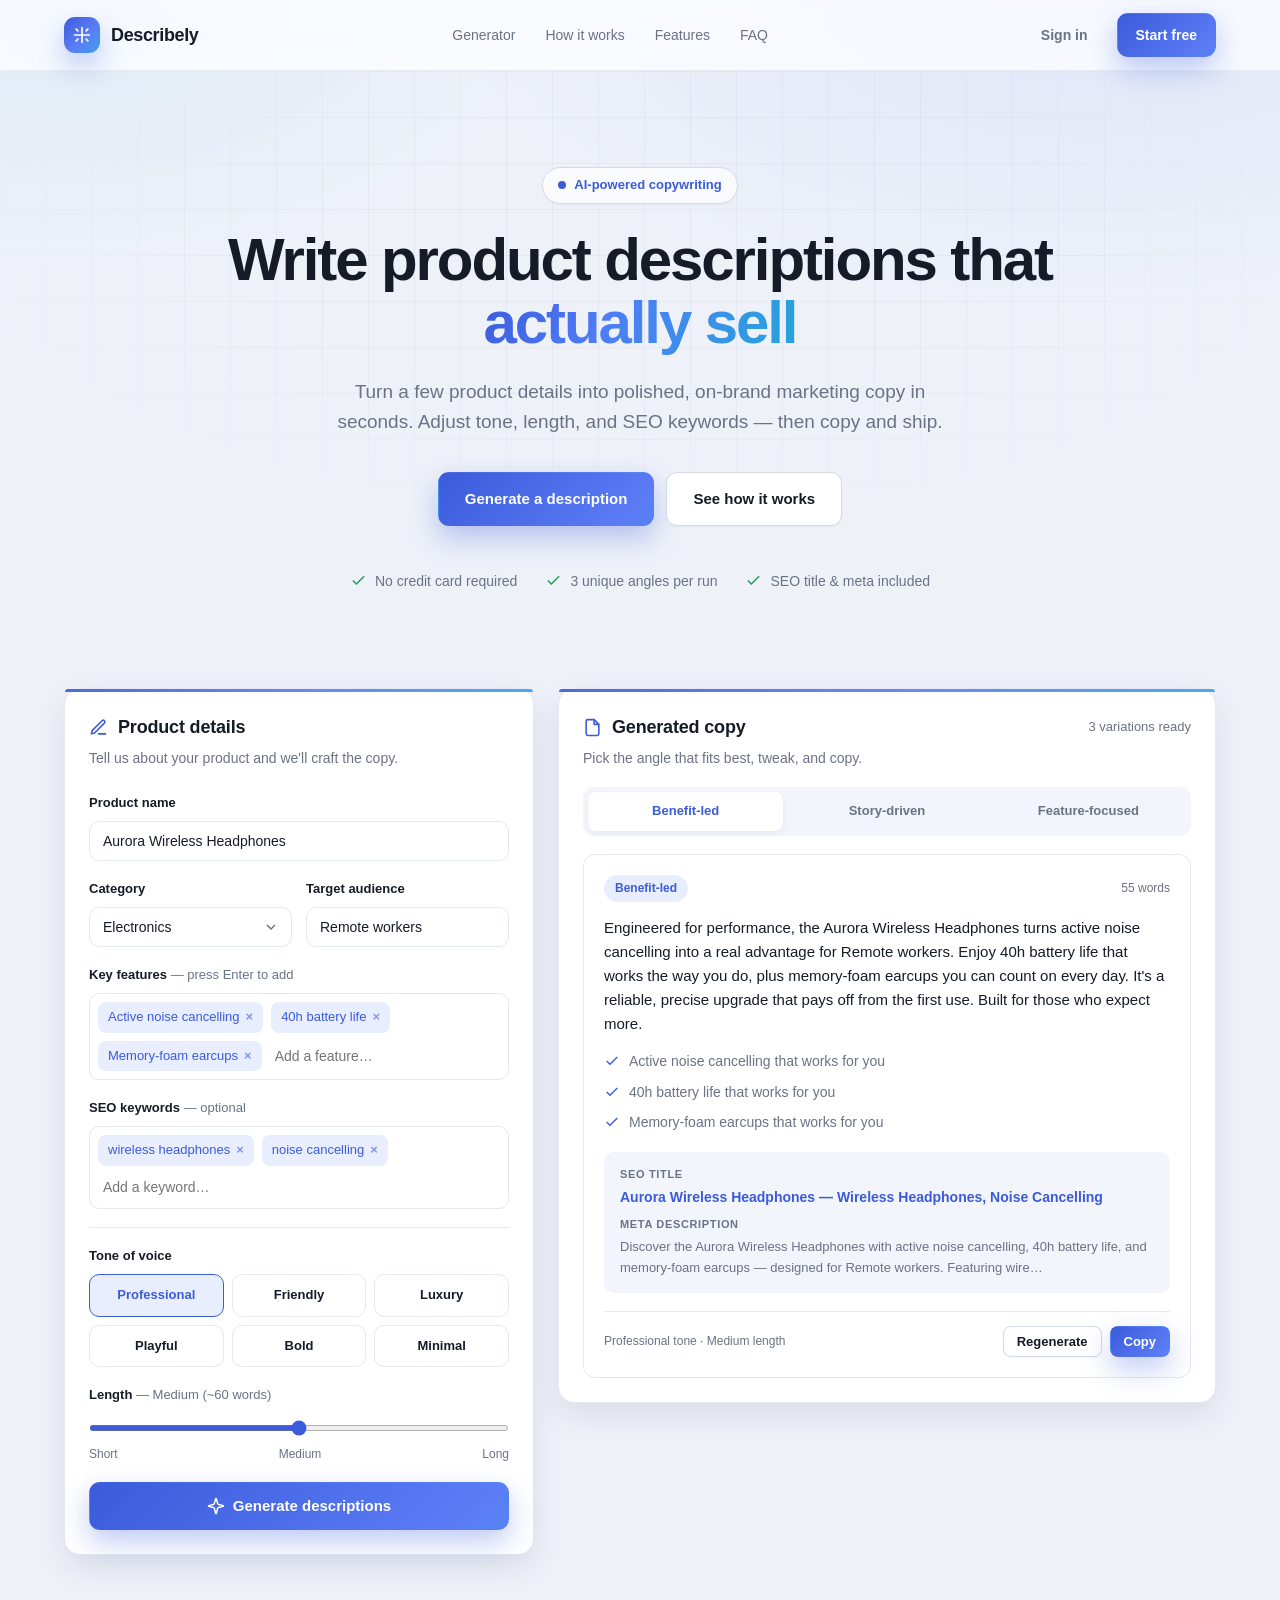
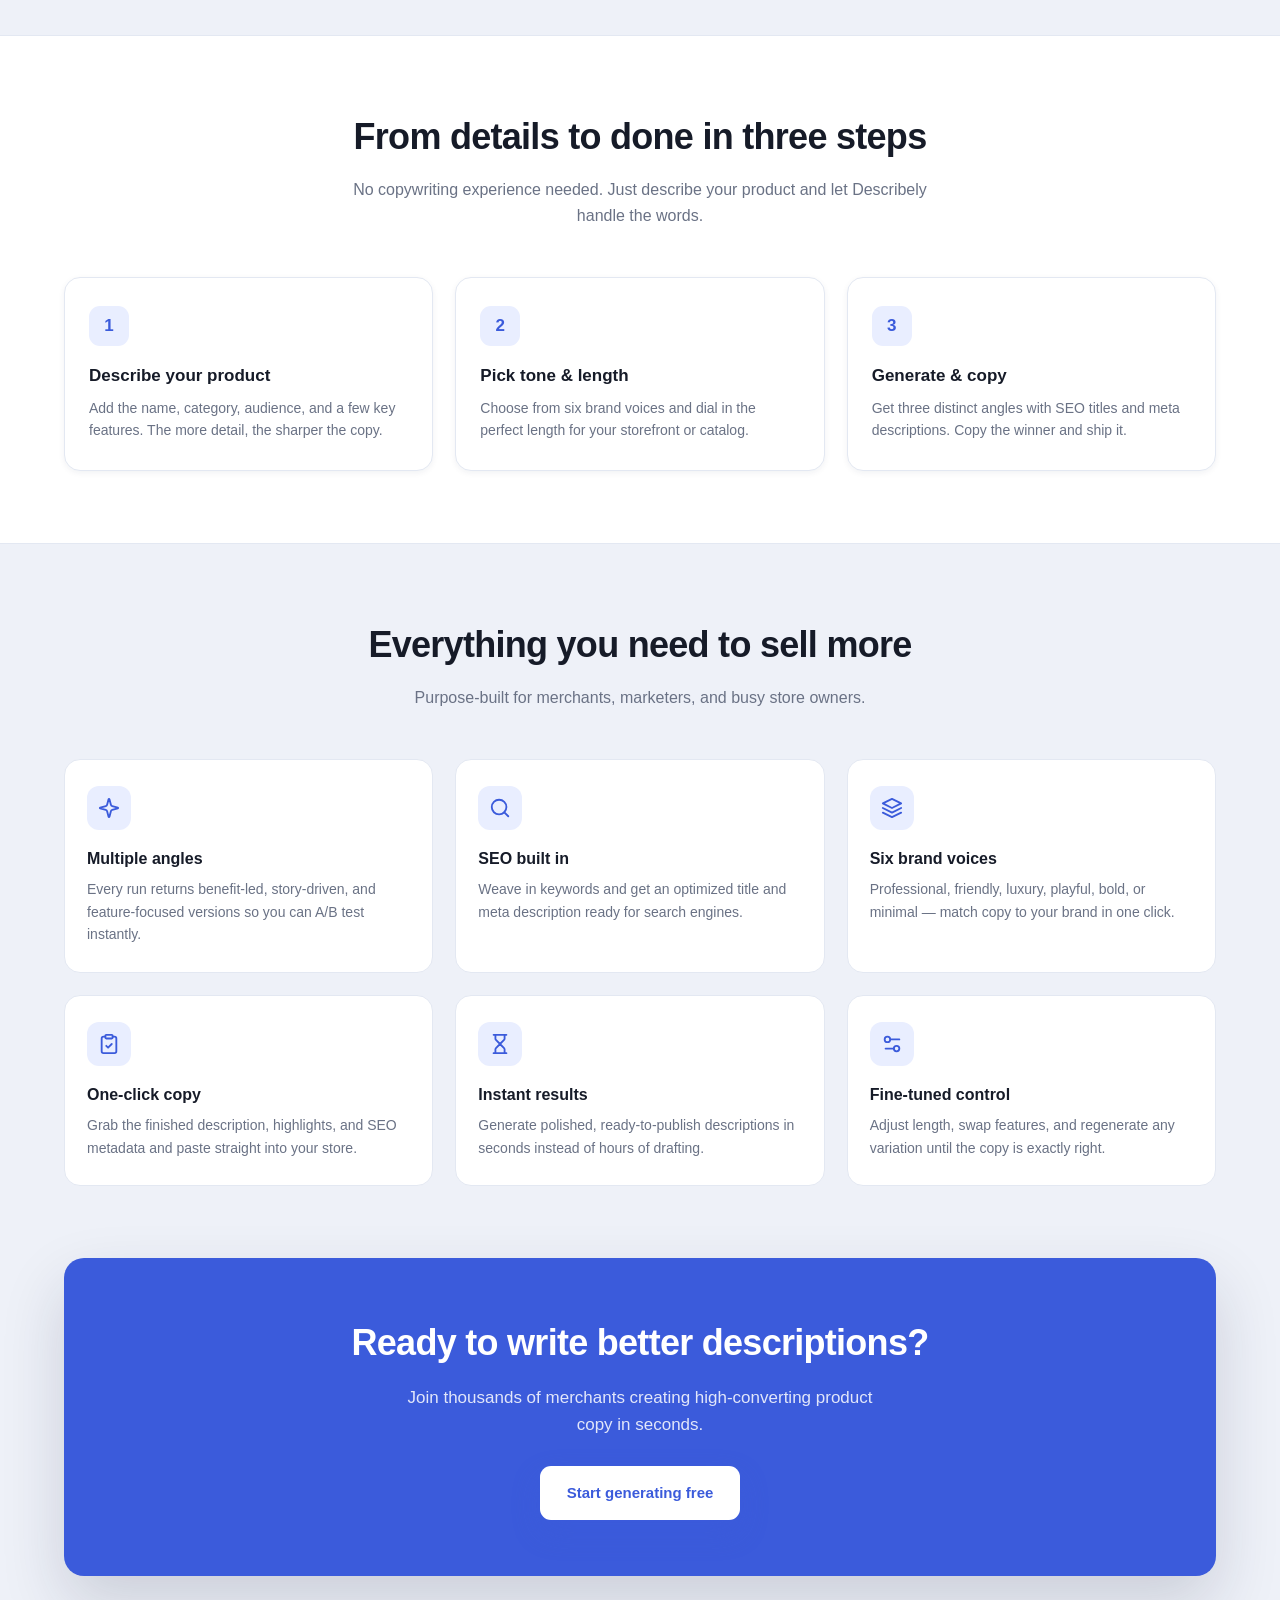
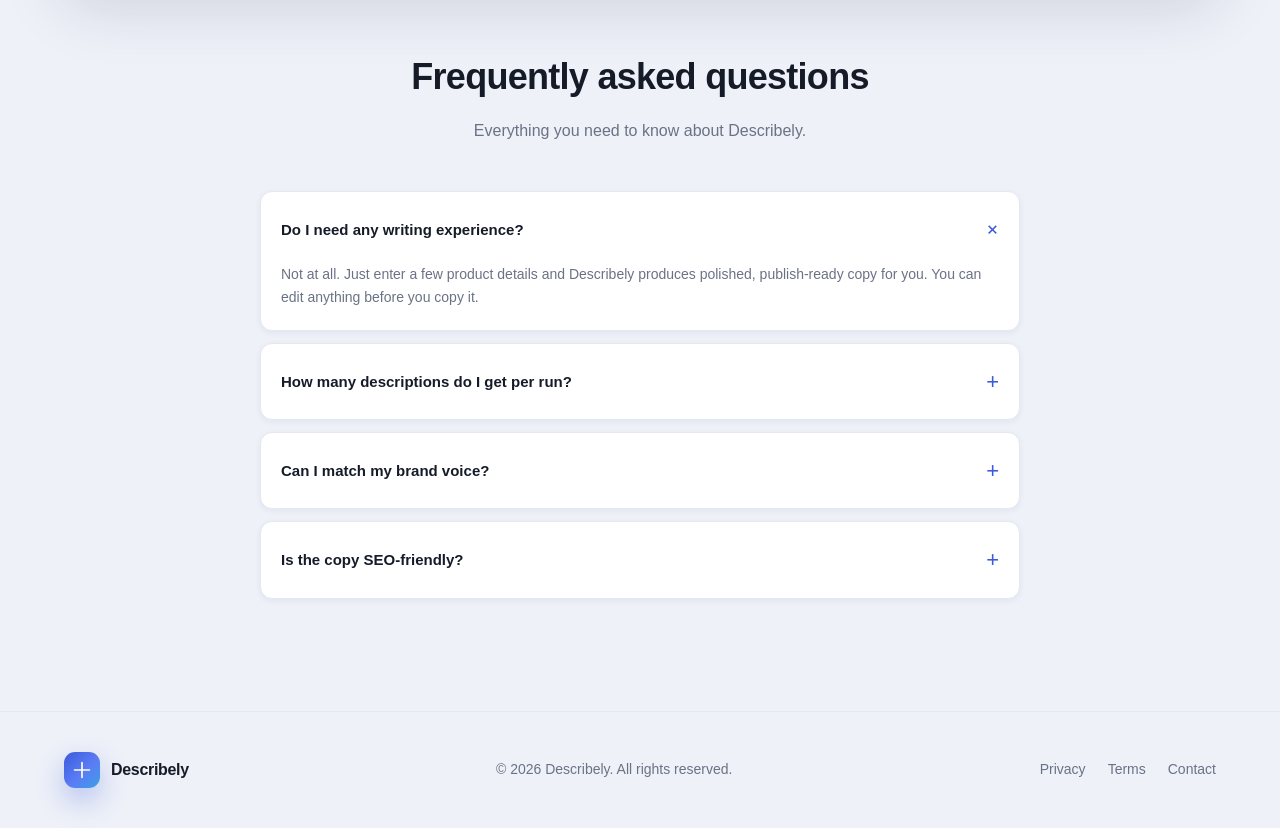
<file: index.html>
<!DOCTYPE html>
<html lang="en">
<head>
  <meta charset="UTF-8" />
  <meta name="viewport" content="width=device-width, initial-scale=1.0" />
  <title>Describely — AI Product Description Generator</title>
  <meta name="description" content="Turn product details into high-converting, on-brand marketing copy in seconds." />
  <style>
    /* ---------- Design Tokens ---------- */
    :root {
      --background: #eef1f8;
      --surface: #ffffff;
      --foreground: #161b28;
      --muted: #f2f5fb;
      --muted-foreground: #6a7285;
      --border: #e3e8f2;
      --border-strong: #d3daea;
      --primary: #3b5bdb;
      --primary-hover: #2f4bc4;
      --primary-foreground: #ffffff;
      --primary-2: #4f7cf7;
      --accent-soft: #e9eeff;
      --accent-soft-2: #eef7ff;
      --ring: rgba(59, 91, 219, 0.32);
      --grad-primary: linear-gradient(135deg, #3b5bdb 0%, #5b7cf5 55%, #3aa0e6 100%);
      --grad-text: linear-gradient(120deg, #3b5bdb 0%, #4f7cf7 40%, #24a6d9 100%);
      --radius: 16px;
      --shadow-xs: 0 1px 2px rgba(22, 32, 64, 0.05);
      --shadow-sm: 0 2px 6px rgba(22, 32, 64, 0.06);
      --shadow-md: 0 12px 30px rgba(22, 32, 64, 0.09);
      --shadow-lg: 0 28px 64px rgba(22, 32, 64, 0.16);
      --shadow-primary: 0 12px 28px rgba(59, 91, 219, 0.32);
      --font-sans: "Inter", -apple-system, BlinkMacSystemFont, "Segoe UI", Roboto, Helvetica, Arial, sans-serif;
    }

    * { box-sizing: border-box; margin: 0; padding: 0; }

    html { scroll-behavior: smooth; background: var(--background); }

    body {
      font-family: var(--font-sans);
      color: var(--foreground);
      background:
        radial-gradient(1100px 600px at 85% -5%, rgba(75, 124, 247, 0.10), transparent 60%),
        radial-gradient(900px 500px at 5% 0%, rgba(58, 160, 230, 0.08), transparent 55%),
        var(--background);
      background-attachment: fixed;
      line-height: 1.6;
      -webkit-font-smoothing: antialiased;
    }

    ::selection { background: rgba(59, 91, 219, 0.18); }

    @media (prefers-reduced-motion: reduce) {
      * { animation: none !important; transition: none !important; }
      html { scroll-behavior: auto; }
    }

    a { color: inherit; text-decoration: none; }

    .container { width: 100%; max-width: 1200px; margin: 0 auto; padding: 0 24px; }

    /* ---------- Header ---------- */
    header.site-header {
      position: sticky;
      top: 0;
      z-index: 50;
      background: rgba(255, 255, 255, 0.72);
      backdrop-filter: blur(16px) saturate(160%);
      -webkit-backdrop-filter: blur(16px) saturate(160%);
      border-bottom: 1px solid rgba(227, 232, 242, 0.8);
    }
    .header-inner {
      display: flex;
      align-items: center;
      justify-content: space-between;
      height: 70px;
    }
    .brand { display: flex; align-items: center; gap: 11px; font-weight: 700; font-size: 18px; letter-spacing: -0.02em; }
    .brand .logo {
      width: 36px; height: 36px; border-radius: 11px;
      background: var(--grad-primary);
      display: flex; align-items: center; justify-content: center;
      color: var(--primary-foreground);
      box-shadow: var(--shadow-primary);
      transition: transform .25s cubic-bezier(.34,1.56,.64,1);
    }
    .brand:hover .logo { transform: rotate(-8deg) scale(1.05); }
    .brand .logo svg { width: 20px; height: 20px; }
    nav.main-nav { display: flex; align-items: center; gap: 30px; }
    nav.main-nav a { position: relative; color: var(--muted-foreground); font-size: 14px; font-weight: 500; transition: color .15s; }
    nav.main-nav a::after {
      content: ""; position: absolute; left: 0; bottom: -6px; height: 2px; width: 0;
      background: var(--grad-primary); border-radius: 2px; transition: width .22s ease;
    }
    nav.main-nav a:hover { color: var(--foreground); }
    nav.main-nav a:hover::after { width: 100%; }
    .header-actions { display: flex; align-items: center; gap: 10px; }

    /* ---------- Buttons ---------- */
    .btn {
      position: relative; overflow: hidden;
      display: inline-flex; align-items: center; justify-content: center; gap: 8px;
      font-family: inherit; font-size: 14px; font-weight: 600;
      padding: 10px 18px; border-radius: 11px; border: 1px solid transparent;
      cursor: pointer; transition: background .18s, border-color .18s, transform .12s cubic-bezier(.34,1.56,.64,1), box-shadow .18s, color .18s;
      white-space: nowrap;
    }
    .btn:active { transform: translateY(1px) scale(.99); }
    .btn-primary { background: var(--grad-primary); background-size: 160% 160%; color: var(--primary-foreground); box-shadow: var(--shadow-primary); }
    .btn-primary:hover { background-position: 100% 50%; box-shadow: 0 16px 34px rgba(59, 91, 219, 0.42); transform: translateY(-2px); }
    /* sheen sweep */
    .btn-primary::before {
      content: ""; position: absolute; top: 0; left: -75%; width: 50%; height: 100%;
      background: linear-gradient(120deg, transparent, rgba(255,255,255,.45), transparent);
      transform: skewX(-20deg); transition: left .6s ease;
    }
    .btn-primary:hover::before { left: 130%; }
    .btn-outline { background: var(--surface); border-color: var(--border-strong); color: var(--foreground); box-shadow: var(--shadow-xs); }
    .btn-outline:hover { background: var(--muted); border-color: var(--primary); color: var(--primary); transform: translateY(-2px); box-shadow: var(--shadow-sm); }
    .btn-ghost { background: transparent; color: var(--muted-foreground); }
    .btn-ghost:hover { color: var(--foreground); background: var(--muted); }
    .btn-lg { padding: 14px 26px; font-size: 15px; }
    .btn-block { width: 100%; }

    /* ---------- Hero ---------- */
    .hero { position: relative; padding: 96px 0 56px; text-align: center; overflow: hidden; }
    .hero::before {
      content: ""; position: absolute; inset: 0; z-index: 0; pointer-events: none;
      background-image:
        linear-gradient(to right, rgba(59, 91, 219, 0.055) 1px, transparent 1px),
        linear-gradient(to bottom, rgba(59, 91, 219, 0.055) 1px, transparent 1px);
      background-size: 46px 46px;
      -webkit-mask-image: radial-gradient(ellipse 70% 65% at 50% 30%, #000 40%, transparent 78%);
      mask-image: radial-gradient(ellipse 70% 65% at 50% 30%, #000 40%, transparent 78%);
    }
    .hero .container { position: relative; z-index: 1; }
    .eyebrow {
      display: inline-flex; align-items: center; gap: 8px;
      background: rgba(255,255,255,.7); color: var(--primary);
      border: 1px solid var(--border-strong); box-shadow: var(--shadow-xs);
      font-size: 13px; font-weight: 600; padding: 7px 15px; border-radius: 999px;
      margin-bottom: 24px; backdrop-filter: blur(6px);
      animation: fadeUp .6s ease both;
    }
    .eyebrow .dot { width: 8px; height: 8px; border-radius: 50%; background: var(--primary); box-shadow: 0 0 0 0 rgba(59,91,219,.5); animation: pulse 2s infinite; }
    @keyframes pulse {
      0% { box-shadow: 0 0 0 0 rgba(59,91,219,.45); }
      70% { box-shadow: 0 0 0 7px rgba(59,91,219,0); }
      100% { box-shadow: 0 0 0 0 rgba(59,91,219,0); }
    }
    .hero h1 {
      font-size: clamp(36px, 5.4vw, 60px); line-height: 1.06; letter-spacing: -0.035em;
      font-weight: 800; max-width: 860px; margin: 0 auto 22px;
      animation: fadeUp .6s ease .08s both;
    }
    .hero h1 .accent {
      background: var(--grad-text); -webkit-background-clip: text; background-clip: text;
      -webkit-text-fill-color: transparent; color: transparent;
    }
    .hero p.sub {
      font-size: clamp(16px, 2vw, 19px); color: var(--muted-foreground);
      max-width: 610px; margin: 0 auto 34px; text-wrap: balance;
      animation: fadeUp .6s ease .16s both;
    }
    .hero-cta { display: flex; gap: 12px; justify-content: center; flex-wrap: wrap; animation: fadeUp .6s ease .24s both; }
    .trust-row {
      display: flex; gap: 28px; justify-content: center; flex-wrap: wrap;
      margin-top: 44px; color: var(--muted-foreground); font-size: 14px; font-weight: 500;
      animation: fadeUp .6s ease .32s both;
    }
    .trust-row span { display: inline-flex; align-items: center; gap: 8px; }
    .trust-row svg { width: 17px; height: 17px; color: #1f9d55; }

    /* ---------- Generator Workbench ---------- */
    .workbench { padding: 40px 0 80px; }
    .workbench-grid { display: grid; grid-template-columns: minmax(0, 5fr) minmax(0, 7fr); gap: 24px; align-items: start; }

    .card {
      position: relative;
      background: var(--surface); border: 1px solid var(--border);
      border-radius: var(--radius); box-shadow: var(--shadow-md);
      transition: box-shadow .3s ease, transform .3s ease;
    }
    .card::before {
      content: ""; position: absolute; inset: 0 0 auto 0; height: 3px;
      background: var(--grad-primary); border-radius: var(--radius) var(--radius) 0 0;
      opacity: .9;
    }
    .card:hover { box-shadow: var(--shadow-lg); transform: translateY(-3px); }
    .card-header { padding: 24px 24px 0; }
    .card-title { font-size: 18px; font-weight: 700; letter-spacing: -0.01em; display: flex; align-items: center; gap: 10px; }
    .card-title svg { width: 19px; height: 19px; color: var(--primary); }
    .card-desc { font-size: 14px; color: var(--muted-foreground); margin-top: 5px; }
    .card-body { padding: 24px; }

    /* Form */
    .field { margin-bottom: 18px; }
    .field label { display: block; font-size: 13px; font-weight: 600; margin-bottom: 7px; }
    .field .hint { color: var(--muted-foreground); font-weight: 400; }
    .input, .textarea, .select {
      width: 100%; font-family: inherit; font-size: 14px; color: var(--foreground);
      background: var(--surface); border: 1px solid var(--border); border-radius: 10px;
      padding: 11px 13px; transition: border-color .15s, box-shadow .15s;
    }
    .input:focus, .textarea:focus, .select:focus {
      outline: none; border-color: var(--primary); box-shadow: 0 0 0 3px var(--ring);
    }
    .textarea { resize: vertical; min-height: 84px; }
    .select { appearance: none; background-image: url("data:image/svg+xml,%3Csvg xmlns='http://www.w3.org/2000/svg' width='16' height='16' viewBox='0 0 24 24' fill='none' stroke='%23697083' stroke-width='2'%3E%3Cpath d='m6 9 6 6 6-6'/%3E%3C/svg%3E"); background-repeat: no-repeat; background-position: right 12px center; padding-right: 36px; cursor: pointer; }
    .field-row { display: grid; grid-template-columns: 1fr 1fr; gap: 14px; }

    /* Chips */
    .chips { display: flex; flex-wrap: wrap; gap: 8px; padding: 8px; border: 1px solid var(--border); border-radius: 10px; background: var(--surface); }
    .chip {
      display: inline-flex; align-items: center; gap: 6px;
      background: var(--accent-soft); color: var(--primary);
      font-size: 13px; font-weight: 500; padding: 5px 10px; border-radius: 8px;
    }
    .chip .x { color: var(--primary); opacity: .6; font-weight: 700; cursor: pointer; }
    .chips .chip-input { flex: 1; min-width: 120px; border: none; outline: none; font-family: inherit; font-size: 14px; padding: 5px; background: transparent; }

    /* Tone segmented control */
    .tone-grid { display: grid; grid-template-columns: repeat(3, 1fr); gap: 8px; }
    .tone-opt {
      text-align: center; font-size: 13px; font-weight: 600; padding: 10px 6px;
      border: 1px solid var(--border); border-radius: 10px; background: var(--surface);
      cursor: pointer; transition: all .15s;
    }
    .tone-opt.active, .tone-opt:hover { border-color: var(--primary); background: var(--accent-soft); color: var(--primary); }

    /* Range */
    input[type="range"] { width: 100%; accent-color: var(--primary); height: 6px; cursor: pointer; }
    .range-labels { display: flex; justify-content: space-between; font-size: 12px; color: var(--muted-foreground); margin-top: 6px; }

    .divider { height: 1px; background: var(--border); margin: 4px 0 18px; }

    /* ---------- Results Panel ---------- */
    .results-head { display: flex; align-items: center; justify-content: space-between; margin-bottom: 4px; }
    .results-head .count { font-size: 13px; color: var(--muted-foreground); }

    /* CSS-only tabs via radio inputs */
    .tabs input[type="radio"] { position: absolute; opacity: 0; pointer-events: none; }
    .tab-labels { display: flex; gap: 6px; background: var(--muted); padding: 5px; border-radius: 11px; margin-bottom: 18px; }
    .tab-labels label {
      flex: 1; text-align: center; font-size: 13px; font-weight: 600; color: var(--muted-foreground);
      padding: 9px 8px; border-radius: 8px; cursor: pointer; transition: all .15s;
    }
    .tab-panel { display: none; }

    #tab1:checked ~ .tab-labels label[for="tab1"],
    #tab2:checked ~ .tab-labels label[for="tab2"],
    #tab3:checked ~ .tab-labels label[for="tab3"] {
      background: var(--surface); color: var(--primary); box-shadow: var(--shadow-sm);
    }
    #tab1:checked ~ .tab-content #panel1,
    #tab2:checked ~ .tab-content #panel2,
    #tab3:checked ~ .tab-content #panel3 { display: block; }

    .result-item { border: 1px solid var(--border); border-radius: 12px; padding: 20px; background: var(--surface); }
    .result-top { display: flex; align-items: center; justify-content: space-between; margin-bottom: 14px; }
    .badge {
      display: inline-flex; align-items: center; gap: 6px; font-size: 12px; font-weight: 600;
      background: var(--accent-soft); color: var(--primary); padding: 4px 11px; border-radius: 999px;
    }
    .result-body p { font-size: 15px; color: var(--foreground); margin-bottom: 14px; }
    .highlights { list-style: none; display: flex; flex-direction: column; gap: 8px; margin-bottom: 18px; }
    .highlights li { display: flex; align-items: flex-start; gap: 9px; font-size: 14px; color: var(--muted-foreground); }
    .highlights svg { width: 16px; height: 16px; color: var(--primary); flex-shrink: 0; margin-top: 3px; }

    .seo-box { background: var(--muted); border-radius: 10px; padding: 14px 16px; margin-bottom: 18px; }
    .seo-box .seo-label { font-size: 11px; text-transform: uppercase; letter-spacing: .06em; color: var(--muted-foreground); font-weight: 700; margin-bottom: 3px; }
    .seo-box .seo-title { font-size: 14px; font-weight: 600; color: var(--primary); margin-bottom: 8px; }
    .seo-box .seo-meta { font-size: 13px; color: var(--muted-foreground); }

    .result-foot { display: flex; align-items: center; justify-content: space-between; border-top: 1px solid var(--border); padding-top: 14px; }
    .result-foot .meta { font-size: 12px; color: var(--muted-foreground); }
    .foot-actions { display: flex; gap: 8px; }
    .btn-sm { padding: 7px 13px; font-size: 13px; border-radius: 8px; }

    /* ---------- Sections ---------- */
    section.band { padding: 72px 0; }
    .section-head { text-align: center; max-width: 620px; margin: 0 auto 48px; }
    .section-head h2 { font-size: clamp(26px, 3.5vw, 36px); letter-spacing: -0.02em; font-weight: 800; margin-bottom: 12px; }
    .section-head p { color: var(--muted-foreground); font-size: 16px; }

    .steps { display: grid; grid-template-columns: repeat(3, 1fr); gap: 22px; }
    .step { background: var(--surface); border: 1px solid var(--border); border-radius: var(--radius); padding: 28px 24px; box-shadow: var(--shadow-sm); }
    .step .num { width: 40px; height: 40px; border-radius: 11px; background: var(--accent-soft); color: var(--primary); display: flex; align-items: center; justify-content: center; font-weight: 800; font-size: 17px; margin-bottom: 16px; }
    .step h3 { font-size: 17px; font-weight: 700; margin-bottom: 8px; }
    .step p { font-size: 14px; color: var(--muted-foreground); }

    .features { display: grid; grid-template-columns: repeat(3, 1fr); gap: 22px; }
    .feature { padding: 26px 22px; border: 1px solid var(--border); border-radius: var(--radius); background: var(--surface); }
    .feature .ico { width: 44px; height: 44px; border-radius: 12px; background: var(--accent-soft); display: flex; align-items: center; justify-content: center; margin-bottom: 16px; }
    .feature .ico svg { width: 22px; height: 22px; color: var(--primary); }
    .feature h3 { font-size: 16px; font-weight: 700; margin-bottom: 7px; }
    .feature p { font-size: 14px; color: var(--muted-foreground); }

    /* FAQ (CSS-only accordion with <details>) */
    .faq { max-width: 760px; margin: 0 auto; display: flex; flex-direction: column; gap: 12px; }
    details.faq-item { background: var(--surface); border: 1px solid var(--border); border-radius: 12px; padding: 4px 20px; box-shadow: var(--shadow-sm); }
    details.faq-item summary { list-style: none; cursor: pointer; padding: 16px 0; font-weight: 600; font-size: 15px; display: flex; justify-content: space-between; align-items: center; }
    details.faq-item summary::-webkit-details-marker { display: none; }
    details.faq-item summary .plus { color: var(--primary); font-size: 22px; font-weight: 400; transition: transform .2s; }
    details.faq-item[open] summary .plus { transform: rotate(45deg); }
    details.faq-item p { font-size: 14px; color: var(--muted-foreground); padding: 0 0 18px; }

    /* CTA band */
    .cta-band { background: var(--primary); border-radius: 20px; padding: 56px 40px; text-align: center; color: var(--primary-foreground); box-shadow: var(--shadow-lg); }
    .cta-band h2 { font-size: clamp(26px, 3.5vw, 36px); font-weight: 800; letter-spacing: -0.02em; margin-bottom: 12px; }
    .cta-band p { color: rgba(255,255,255,.85); font-size: 17px; max-width: 480px; margin: 0 auto 28px; }
    .cta-band .btn-primary { background: var(--surface); color: var(--primary); }
    .cta-band .btn-primary:hover { background: #eef1ff; }

    /* Footer */
    footer.site-footer { border-top: 1px solid var(--border); padding: 40px 0; margin-top: 40px; }
    .footer-inner { display: flex; align-items: center; justify-content: space-between; flex-wrap: wrap; gap: 16px; }
    .footer-inner .muted { color: var(--muted-foreground); font-size: 14px; }
    .footer-links { display: flex; gap: 22px; }
    .footer-links a { font-size: 14px; color: var(--muted-foreground); transition: color .15s; }
    .footer-links a:hover { color: var(--foreground); }

    /* Chip remove interaction */
    .chip .x { user-select: none; }
    .chip .x:hover { opacity: 1; }

    /* Button loading state */
    .btn[disabled] { opacity: .7; cursor: not-allowed; }
    .spinner {
      width: 16px; height: 16px; border-radius: 50%;
      border: 2px solid rgba(255,255,255,.45); border-top-color: #fff;
      animation: spin .7s linear infinite;
    }
    @keyframes spin { to { transform: rotate(360deg); } }

    /* Copied state on buttons */
    .btn.copied { background: #1f9d55 !important; border-color: #1f9d55 !important; color: #fff !important; }

    /* Fade-in for freshly rendered results */
    @keyframes fadeUp { from { opacity: 0; transform: translateY(8px); } to { opacity: 1; transform: none; } }
    .result-item { animation: fadeUp .3s ease; }

    /* Toast */
    .toast {
      position: fixed; bottom: 24px; left: 50%; transform: translateX(-50%) translateY(20px);
      background: var(--foreground); color: #fff; font-size: 14px; font-weight: 600;
      padding: 12px 20px; border-radius: 10px; box-shadow: var(--shadow-lg);
      opacity: 0; pointer-events: none; transition: opacity .2s, transform .2s; z-index: 100;
      display: flex; align-items: center; gap: 8px;
    }
    .toast.show { opacity: 1; transform: translateX(-50%) translateY(0); }
    .toast svg { width: 16px; height: 16px; color: #4ade80; }

    /* ---------- Responsive ---------- */
    @media (max-width: 900px) {
      .workbench-grid { grid-template-columns: 1fr; }
      .steps, .features { grid-template-columns: 1fr; }
      nav.main-nav { display: none; }
    }
    @media (max-width: 520px) {
      .field-row, .tone-grid { grid-template-columns: 1fr; }
      .tone-grid { grid-template-columns: repeat(2, 1fr); }
    }
  </style>
</head>
<body>

  <!-- Header -->
  <header class="site-header">
    <div class="container header-inner">
      <a href="#" class="brand">
        <span class="logo" aria-hidden="true">
          <svg viewBox="0 0 24 24" fill="none" stroke="currentColor" stroke-width="2" stroke-linecap="round" stroke-linejoin="round"><path d="M12 3v18M3 12h18"/><path d="m5 5 2 2M17 17l2 2M19 5l-2 2M7 17l-2 2"/></svg>
        </span>
        Describely
      </a>
      <nav class="main-nav" aria-label="Primary">
        <a href="#generator">Generator</a>
        <a href="#how">How it works</a>
        <a href="#features">Features</a>
        <a href="#faq">FAQ</a>
      </nav>
      <div class="header-actions">
        <a href="#" class="btn btn-ghost">Sign in</a>
        <a href="#generator" class="btn btn-primary">Start free</a>
      </div>
    </div>
  </header>

  <!-- Hero -->
  <section class="hero">
    <div class="container">
      <span class="eyebrow"><span class="dot"></span> AI-powered copywriting</span>
      <h1>Write product descriptions that <span class="accent">actually sell</span></h1>
      <p class="sub">Turn a few product details into polished, on-brand marketing copy in seconds. Adjust tone, length, and SEO keywords — then copy and ship.</p>
      <div class="hero-cta">
        <a href="#generator" class="btn btn-primary btn-lg">Generate a description</a>
        <a href="#how" class="btn btn-outline btn-lg">See how it works</a>
      </div>
      <div class="trust-row">
        <span><svg viewBox="0 0 24 24" fill="none" stroke="currentColor" stroke-width="2"><path d="M20 6 9 17l-5-5"/></svg> No credit card required</span>
        <span><svg viewBox="0 0 24 24" fill="none" stroke="currentColor" stroke-width="2"><path d="M20 6 9 17l-5-5"/></svg> 3 unique angles per run</span>
        <span><svg viewBox="0 0 24 24" fill="none" stroke="currentColor" stroke-width="2"><path d="M20 6 9 17l-5-5"/></svg> SEO title & meta included</span>
      </div>
    </div>
  </section>

  <!-- Generator -->
  <section class="workbench" id="generator">
    <div class="container">
      <div class="workbench-grid">

        <!-- Input Form -->
        <div class="card">
          <div class="card-header">
            <div class="card-title">
              <svg viewBox="0 0 24 24" fill="none" stroke="currentColor" stroke-width="2" stroke-linecap="round" stroke-linejoin="round"><path d="M12 20h9"/><path d="M16.5 3.5a2.1 2.1 0 0 1 3 3L7 19l-4 1 1-4Z"/></svg>
              Product details
            </div>
            <p class="card-desc">Tell us about your product and we'll craft the copy.</p>
          </div>
          <div class="card-body">
            <div class="field">
              <label for="pname">Product name</label>
              <input class="input" id="pname" type="text" placeholder="e.g. Aurora Wireless Headphones" value="Aurora Wireless Headphones" />
            </div>

            <div class="field-row">
              <div class="field">
                <label for="cat">Category</label>
                <select class="select" id="cat">
                  <option>Electronics</option>
                  <option>Apparel &amp; Fashion</option>
                  <option>Home &amp; Living</option>
                  <option>Beauty &amp; Wellness</option>
                  <option>Food &amp; Beverage</option>
                  <option>Sports &amp; Outdoors</option>
                </select>
              </div>
              <div class="field">
                <label for="aud">Target audience</label>
                <input class="input" id="aud" type="text" placeholder="e.g. Remote workers" value="Remote workers" />
              </div>
            </div>

            <div class="field">
              <label for="featureInput">Key features <span class="hint">— press Enter to add</span></label>
              <div class="chips" id="featureChips" data-kind="feature">
                <input class="chip-input" id="featureInput" type="text" placeholder="Add a feature…" />
              </div>
            </div>

            <div class="field">
              <label for="keywordInput">SEO keywords <span class="hint">— optional</span></label>
              <div class="chips" id="keywordChips" data-kind="keyword">
                <input class="chip-input" id="keywordInput" type="text" placeholder="Add a keyword…" />
              </div>
            </div>

            <div class="divider"></div>

            <div class="field">
              <label>Tone of voice</label>
              <div class="tone-grid" id="toneGrid">
                <div class="tone-opt active" data-tone="Professional">Professional</div>
                <div class="tone-opt" data-tone="Friendly">Friendly</div>
                <div class="tone-opt" data-tone="Luxury">Luxury</div>
                <div class="tone-opt" data-tone="Playful">Playful</div>
                <div class="tone-opt" data-tone="Bold">Bold</div>
                <div class="tone-opt" data-tone="Minimal">Minimal</div>
              </div>
            </div>

            <div class="field">
              <label for="len">Length <span class="hint" id="lenHint">— Medium (~60 words)</span></label>
              <input type="range" id="len" min="0" max="2" value="1" />
              <div class="range-labels"><span>Short</span><span>Medium</span><span>Long</span></div>
            </div>

            <button class="btn btn-primary btn-block btn-lg" id="generateBtn">
              <svg viewBox="0 0 24 24" width="18" height="18" fill="none" stroke="currentColor" stroke-width="2" stroke-linecap="round" stroke-linejoin="round"><path d="M9.937 15.5A2 2 0 0 0 8.5 14.063l-6.135-1.582a.5.5 0 0 1 0-.962L8.5 9.936A2 2 0 0 0 9.937 8.5l1.582-6.135a.5.5 0 0 1 .963 0L14.063 8.5A2 2 0 0 0 15.5 9.937l6.135 1.581a.5.5 0 0 1 0 .964L15.5 14.063a2 2 0 0 0-1.437 1.437l-1.582 6.135a.5.5 0 0 1-.963 0z"/></svg>
              <span id="generateBtnText">Generate descriptions</span>
            </button>
          </div>
        </div>

        <!-- Results -->
        <div class="card">
          <div class="card-body">
            <div class="results-head">
              <div class="card-title">
                <svg viewBox="0 0 24 24" fill="none" stroke="currentColor" stroke-width="2" stroke-linecap="round" stroke-linejoin="round"><path d="M14 2H6a2 2 0 0 0-2 2v16a2 2 0 0 0 2 2h12a2 2 0 0 0 2-2V8z"/><path d="M14 2v6h6"/></svg>
                Generated copy
              </div>
              <span class="count" id="resultsCount">3 variations ready</span>
            </div>
            <p class="card-desc" style="margin-bottom:18px;">Pick the angle that fits best, tweak, and copy.</p>

            <div class="tabs">
              <input type="radio" name="tabs" id="tab1" checked />
              <input type="radio" name="tabs" id="tab2" />
              <input type="radio" name="tabs" id="tab3" />

              <div class="tab-labels">
                <label for="tab1">Benefit-led</label>
                <label for="tab2">Story-driven</label>
                <label for="tab3">Feature-focused</label>
              </div>

              <div class="tab-content">
                <div class="tab-panel" id="panel1"></div>
                <div class="tab-panel" id="panel2"></div>
                <div class="tab-panel" id="panel3"></div>
              </div>
            </div>

          </div>
        </div>

      </div>
    </div>
  </section>

  <!-- How it works -->
  <section class="band" id="how" style="background:var(--surface);border-top:1px solid var(--border);border-bottom:1px solid var(--border);">
    <div class="container">
      <div class="section-head">
        <h2>From details to done in three steps</h2>
        <p>No copywriting experience needed. Just describe your product and let Describely handle the words.</p>
      </div>
      <div class="steps">
        <div class="step">
          <div class="num">1</div>
          <h3>Describe your product</h3>
          <p>Add the name, category, audience, and a few key features. The more detail, the sharper the copy.</p>
        </div>
        <div class="step">
          <div class="num">2</div>
          <h3>Pick tone &amp; length</h3>
          <p>Choose from six brand voices and dial in the perfect length for your storefront or catalog.</p>
        </div>
        <div class="step">
          <div class="num">3</div>
          <h3>Generate &amp; copy</h3>
          <p>Get three distinct angles with SEO titles and meta descriptions. Copy the winner and ship it.</p>
        </div>
      </div>
    </div>
  </section>

  <!-- Features -->
  <section class="band" id="features">
    <div class="container">
      <div class="section-head">
        <h2>Everything you need to sell more</h2>
        <p>Purpose-built for merchants, marketers, and busy store owners.</p>
      </div>
      <div class="features">
        <div class="feature">
          <div class="ico"><svg viewBox="0 0 24 24" fill="none" stroke="currentColor" stroke-width="2" stroke-linecap="round" stroke-linejoin="round"><path d="M9.937 15.5A2 2 0 0 0 8.5 14.063l-6.135-1.582a.5.5 0 0 1 0-.962L8.5 9.936A2 2 0 0 0 9.937 8.5l1.582-6.135a.5.5 0 0 1 .963 0L14.063 8.5A2 2 0 0 0 15.5 9.937l6.135 1.581a.5.5 0 0 1 0 .964L15.5 14.063a2 2 0 0 0-1.437 1.437l-1.582 6.135a.5.5 0 0 1-.963 0z"/></svg></div>
          <h3>Multiple angles</h3>
          <p>Every run returns benefit-led, story-driven, and feature-focused versions so you can A/B test instantly.</p>
        </div>
        <div class="feature">
          <div class="ico"><svg viewBox="0 0 24 24" fill="none" stroke="currentColor" stroke-width="2" stroke-linecap="round" stroke-linejoin="round"><circle cx="11" cy="11" r="8"/><path d="m21 21-4.3-4.3"/></svg></div>
          <h3>SEO built in</h3>
          <p>Weave in keywords and get an optimized title and meta description ready for search engines.</p>
        </div>
        <div class="feature">
          <div class="ico"><svg viewBox="0 0 24 24" fill="none" stroke="currentColor" stroke-width="2" stroke-linecap="round" stroke-linejoin="round"><path d="M12 2 2 7l10 5 10-5-10-5Z"/><path d="m2 17 10 5 10-5M2 12l10 5 10-5"/></svg></div>
          <h3>Six brand voices</h3>
          <p>Professional, friendly, luxury, playful, bold, or minimal — match copy to your brand in one click.</p>
        </div>
        <div class="feature">
          <div class="ico"><svg viewBox="0 0 24 24" fill="none" stroke="currentColor" stroke-width="2" stroke-linecap="round" stroke-linejoin="round"><rect width="8" height="4" x="8" y="2" rx="1"/><path d="M16 4h2a2 2 0 0 1 2 2v14a2 2 0 0 1-2 2H6a2 2 0 0 1-2-2V6a2 2 0 0 1 2-2h2"/><path d="m9 14 2 2 4-4"/></svg></div>
          <h3>One-click copy</h3>
          <p>Grab the finished description, highlights, and SEO metadata and paste straight into your store.</p>
        </div>
        <div class="feature">
          <div class="ico"><svg viewBox="0 0 24 24" fill="none" stroke="currentColor" stroke-width="2" stroke-linecap="round" stroke-linejoin="round"><path d="M5 22h14M5 2h14M17 22v-4.172a2 2 0 0 0-.586-1.414L12 12l-4.414 4.414A2 2 0 0 0 7 17.828V22M7 2v4.172a2 2 0 0 0 .586 1.414L12 12l4.414-4.414A2 2 0 0 0 17 6.172V2"/></svg></div>
          <h3>Instant results</h3>
          <p>Generate polished, ready-to-publish descriptions in seconds instead of hours of drafting.</p>
        </div>
        <div class="feature">
          <div class="ico"><svg viewBox="0 0 24 24" fill="none" stroke="currentColor" stroke-width="2" stroke-linecap="round" stroke-linejoin="round"><path d="M20 7h-9M14 17H5"/><circle cx="17" cy="17" r="3"/><circle cx="7" cy="7" r="3"/></svg></div>
          <h3>Fine-tuned control</h3>
          <p>Adjust length, swap features, and regenerate any variation until the copy is exactly right.</p>
        </div>
      </div>
    </div>
  </section>

  <!-- CTA -->
  <section class="band" style="padding-top:0;">
    <div class="container">
      <div class="cta-band">
        <h2>Ready to write better descriptions?</h2>
        <p>Join thousands of merchants creating high-converting product copy in seconds.</p>
        <a href="#generator" class="btn btn-primary btn-lg">Start generating free</a>
      </div>
    </div>
  </section>

  <!-- FAQ -->
  <section class="band" id="faq" style="padding-top:0;">
    <div class="container">
      <div class="section-head">
        <h2>Frequently asked questions</h2>
        <p>Everything you need to know about Describely.</p>
      </div>
      <div class="faq">
        <details class="faq-item" open>
          <summary>Do I need any writing experience? <span class="plus">+</span></summary>
          <p>Not at all. Just enter a few product details and Describely produces polished, publish-ready copy for you. You can edit anything before you copy it.</p>
        </details>
        <details class="faq-item">
          <summary>How many descriptions do I get per run? <span class="plus">+</span></summary>
          <p>Every generation returns three distinct angles — benefit-led, story-driven, and feature-focused — so you can compare and choose the best fit for your storefront.</p>
        </details>
        <details class="faq-item">
          <summary>Can I match my brand voice? <span class="plus">+</span></summary>
          <p>Yes. Choose from six tones — professional, friendly, luxury, playful, bold, and minimal — and adjust the length to suit your channel.</p>
        </details>
        <details class="faq-item">
          <summary>Is the copy SEO-friendly? <span class="plus">+</span></summary>
          <p>Add your target keywords and each description comes with an optimized SEO title and meta description ready to paste into your product page.</p>
        </details>
      </div>
    </div>
  </section>

  <!-- Footer -->
  <footer class="site-footer">
    <div class="container footer-inner">
      <a href="#" class="brand" style="font-size:16px;">
        <span class="logo" aria-hidden="true">
          <svg viewBox="0 0 24 24" fill="none" stroke="currentColor" stroke-width="2" stroke-linecap="round" stroke-linejoin="round"><path d="M12 3v18M3 12h18"/></svg>
        </span>
        Describely
      </a>
      <span class="muted">© 2026 Describely. All rights reserved.</span>
      <div class="footer-links">
        <a href="#">Privacy</a>
        <a href="#">Terms</a>
        <a href="#">Contact</a>
      </div>
    </div>
  </footer>

  <!-- Toast -->
  <div class="toast" id="toast" role="status" aria-live="polite">
    <svg viewBox="0 0 24 24" fill="none" stroke="currentColor" stroke-width="2.5"><path d="M20 6 9 17l-5-5"/></svg>
    <span id="toastText">Copied to clipboard</span>
  </div>

  <script>
    (function () {
      "use strict";

      /* ---------------- State ---------------- */
      var state = {
        features: ["Active noise cancelling", "40h battery life", "Memory-foam earcups"],
        keywords: ["wireless headphones", "noise cancelling"],
        tone: "Professional",
        length: 1 // 0 short, 1 medium, 2 long
      };

      var LENGTHS = [
        { label: "Short", words: "~35 words", target: 35 },
        { label: "Medium", words: "~60 words", target: 60 },
        { label: "Long", words: "~90 words", target: 90 }
      ];

      /* Tone-specific vocabulary */
      var TONE = {
        Professional: { opener: "Engineered for performance,", adj: ["reliable", "precise", "refined"], closer: "Built for those who expect more." },
        Friendly:     { opener: "Say hello to your new favorite,", adj: ["easy", "comfortable", "dependable"], closer: "You're going to love it." },
        Luxury:       { opener: "Crafted without compromise,", adj: ["exquisite", "premium", "sophisticated"], closer: "Indulgence, redefined." },
        Playful:      { opener: "Ready for the fun part?", adj: ["delightful", "clever", "irresistible"], closer: "Go on — treat yourself." },
        Bold:         { opener: "Stop settling.", adj: ["powerful", "game-changing", "unstoppable"], closer: "This changes everything." },
        Minimal:      { opener: "Simple. Considered.", adj: ["clean", "essential", "effortless"], closer: "Nothing more than you need." }
      };

      /* ---------------- Helpers ---------------- */
      function $(id) { return document.getElementById(id); }

      function escapeHtml(s) {
        return String(s)
          .replace(/&/g, "&amp;").replace(/</g, "&lt;").replace(/>/g, "&gt;")
          .replace(/"/g, "&quot;").replace(/'/g, "&#39;");
      }

      function lc(s) { return String(s || "").toLowerCase(); }

      function joinFeatures(arr) {
        var a = arr.slice(0, 3).map(lc);
        if (a.length === 0) return "thoughtful design";
        if (a.length === 1) return a[0];
        if (a.length === 2) return a[0] + " and " + a[1];
        return a[0] + ", " + a[1] + ", and " + a[2];
      }

      function wordCount(str) {
        var t = str.trim();
        return t ? t.split(/\s+/).length : 0;
      }

      function trimToWords(str, target) {
        var words = str.trim().split(/\s+/);
        if (words.length <= target + 12) return str.trim();
        return words.slice(0, target + 6).join(" ").replace(/[,;:]$/, "") + ".";
      }

      /* ---------------- Generation ---------------- */
      function generateVariations() {
        var name = $("pname").value.trim() || "This product";
        var category = $("cat").value;
        var audience = $("aud").value.trim() || "everyone";
        var features = state.features.length ? state.features : ["premium build quality", "thoughtful design"];
        var keywords = state.keywords;
        var tone = TONE[state.tone] || TONE.Professional;
        var lenTarget = LENGTHS[state.length].target;

        var featStr = joinFeatures(features);
        var f0 = lc(features[0] || "quality");
        var f1 = lc(features[1] || features[0] || "design");
        var f2 = lc(features[2] || features[1] || features[0] || "craftsmanship");
        var adj = tone.adj;

        /* Angle 1: Benefit-led */
        var benefit = tone.opener + " the " + name + " turns " + f0 +
          " into a real advantage for " + audience + ". Enjoy " + f1 +
          " that works the way you do, plus " + f2 + " you can count on every day. " +
          "It's " + aOrAn(adj[0]) + " " + adj[0] + ", " + adj[1] + " upgrade that pays off from the first use. " + tone.closer;

        /* Angle 2: Story-driven */
        var story = "Picture your day with the " + name + " in hand. From the very first moment, " +
          f0 + " sets the tone, while " + f1 + " keeps things smooth and " + f2 +
          " earns its place in your routine. Designed with " + audience +
          " in mind, it fits naturally into real life — " + adj[2] + " where it counts. " + tone.closer;

        /* Angle 3: Feature-focused */
        var feature = "The " + name + " delivers everything " + audience +
          " expect from " + lc(category) + ": " + featStr +
          ". Each detail is " + adj[0] + " and " + adj[1] +
          ", combining to create a product that performs consistently and looks the part. " +
          "Ready out of the box, built to last.";

        var variations = [
          {
            id: "Benefit-led",
            body: trimToWords(benefit, lenTarget),
            highlights: buildHighlights(features, "benefit")
          },
          {
            id: "Story-driven",
            body: trimToWords(story, lenTarget),
            highlights: buildHighlights(features, "story")
          },
          {
            id: "Feature-focused",
            body: trimToWords(feature, lenTarget),
            highlights: buildHighlights(features, "feature")
          }
        ];

        variations.forEach(function (v) {
          v.seoTitle = buildSeoTitle(name, keywords, v.id);
          v.seoMeta = buildSeoMeta(name, featStr, keywords, audience);
        });

        return variations;
      }

      function buildHighlights(features, style) {
        var src = features.slice(0, 3);
        if (src.length === 0) src = ["Premium build quality", "Thoughtful design", "Built to last"];
        var prefix = { benefit: "", story: "", feature: "" }[style] || "";
        return src.map(function (f) {
          if (style === "benefit") return capitalize(f) + " that works for you";
          if (style === "story") return "Everyday " + lc(f);
          return capitalize(f);
        });
      }

      function buildSeoTitle(name, keywords, angle) {
        var kw = keywords.length ? " — " + keywords.slice(0, 2).map(titleCase).join(", ") : " — " + angle;
        return name + kw;
      }

      function buildSeoMeta(name, featStr, keywords, audience) {
        var kwHint = keywords.length ? " Featuring " + keywords.slice(0, 2).map(lc).join(" and ") + "." : "";
        var meta = "Discover the " + name + " with " + featStr + " — designed for " + audience + "." + kwHint;
        return meta.length > 160 ? meta.slice(0, 157).replace(/[,;:\s]+$/, "") + "…" : meta;
      }

      function aOrAn(word) { return /^[aeiou]/i.test(String(word).trim()) ? "an" : "a"; }
      function capitalize(s) { s = String(s); return s.charAt(0).toUpperCase() + s.slice(1); }
      function titleCase(s) { return String(s).replace(/\b\w/g, function (c) { return c.toUpperCase(); }); }

      /* ---------------- Rendering ---------------- */
      var checkSvg = '<svg viewBox="0 0 24 24" fill="none" stroke="currentColor" stroke-width="2"><path d="M20 6 9 17l-5-5"/></svg>';

      function renderVariations(variations) {
        var lenLabel = LENGTHS[state.length].label;
        variations.forEach(function (v, i) {
          var panel = $("panel" + (i + 1));
          var wc = wordCount(v.body);
          var highlightItems = v.highlights.map(function (h) {
            return '<li>' + checkSvg + ' ' + escapeHtml(h) + '</li>';
          }).join("");

          panel.innerHTML =
            '<div class="result-item">' +
              '<div class="result-top">' +
                '<span class="badge">' + escapeHtml(v.id) + '</span>' +
                '<span class="meta" style="font-size:12px;color:var(--muted-foreground);">' + wc + ' words</span>' +
              '</div>' +
              '<div class="result-body"><p data-copy-body>' + escapeHtml(v.body) + '</p></div>' +
              '<ul class="highlights">' + highlightItems + '</ul>' +
              '<div class="seo-box">' +
                '<div class="seo-label">SEO Title</div>' +
                '<div class="seo-title" data-copy-title>' + escapeHtml(v.seoTitle) + '</div>' +
                '<div class="seo-label">Meta Description</div>' +
                '<div class="seo-meta" data-copy-meta>' + escapeHtml(v.seoMeta) + '</div>' +
              '</div>' +
              '<div class="result-foot">' +
                '<span class="meta">' + escapeHtml(state.tone) + ' tone · ' + lenLabel + ' length</span>' +
                '<div class="foot-actions">' +
                  '<button class="btn btn-outline btn-sm" data-action="regenerate" data-index="' + i + '">Regenerate</button>' +
                  '<button class="btn btn-primary btn-sm" data-action="copy" data-index="' + i + '">Copy</button>' +
                '</div>' +
              '</div>' +
            '</div>';
        });
        $("resultsCount").textContent = "3 variations ready";
      }

      /* ---------------- Chips ---------------- */
      function renderChips(kind) {
        var container = kind === "feature" ? $("featureChips") : $("keywordChips");
        var input = kind === "feature" ? $("featureInput") : $("keywordInput");
        var list = kind === "feature" ? state.features : state.keywords;

        // remove existing chip spans (keep the input)
        Array.prototype.slice.call(container.querySelectorAll(".chip")).forEach(function (c) { c.remove(); });

        list.forEach(function (value, idx) {
          var span = document.createElement("span");
          span.className = "chip";
          span.innerHTML = escapeHtml(value) + ' <span class="x" role="button" aria-label="Remove ' + escapeHtml(value) + '">&times;</span>';
          span.querySelector(".x").addEventListener("click", function () {
            list.splice(idx, 1);
            renderChips(kind);
          });
          container.insertBefore(span, input);
        });
      }

      function setupChipInput(kind) {
        var input = kind === "feature" ? $("featureInput") : $("keywordInput");
        var list = kind === "feature" ? state.features : state.keywords;
        input.addEventListener("keydown", function (e) {
          if (e.nativeEvent && e.nativeEvent.isComposing) return;
          if (e.isComposing || e.keyCode === 229) return;
          if (e.key === "Enter") {
            e.preventDefault();
            var val = input.value.trim();
            if (val && list.indexOf(val) === -1) {
              list.push(val);
              input.value = "";
              renderChips(kind);
            }
          } else if (e.key === "Backspace" && input.value === "" && list.length) {
            list.pop();
            renderChips(kind);
          }
        });
      }

      /* ---------------- Toast ---------------- */
      var toastTimer;
      function showToast(msg) {
        var toast = $("toast");
        $("toastText").textContent = msg;
        toast.classList.add("show");
        clearTimeout(toastTimer);
        toastTimer = setTimeout(function () { toast.classList.remove("show"); }, 2000);
      }

      /* ---------------- Copy ---------------- */
      function copyVariation(index, btn) {
        var panel = $("panel" + (index + 1));
        var body = panel.querySelector("[data-copy-body]");
        var title = panel.querySelector("[data-copy-title]");
        var meta = panel.querySelector("[data-copy-meta]");
        var text = (body ? body.textContent : "") +
          "\n\nSEO Title: " + (title ? title.textContent : "") +
          "\nMeta Description: " + (meta ? meta.textContent : "");

        var done = function () {
          showToast("Copied to clipboard");
          if (btn) {
            var original = btn.textContent;
            btn.textContent = "Copied!";
            btn.classList.add("copied");
            setTimeout(function () { btn.textContent = original; btn.classList.remove("copied"); }, 1500);
          }
        };

        if (navigator.clipboard && navigator.clipboard.writeText) {
          navigator.clipboard.writeText(text).then(done, function () { fallbackCopy(text); done(); });
        } else {
          fallbackCopy(text);
          done();
        }
      }

      function fallbackCopy(text) {
        var ta = document.createElement("textarea");
        ta.value = text;
        ta.style.position = "fixed";
        ta.style.opacity = "0";
        document.body.appendChild(ta);
        ta.select();
        try { document.execCommand("copy"); } catch (e) {}
        document.body.removeChild(ta);
      }

      /* ---------------- Generate flow ---------------- */
      var isGenerating = false;
      function runGenerate() {
        if (isGenerating) return;
        isGenerating = true;
        var btn = $("generateBtn");
        var btnText = $("generateBtnText");
        var originalText = btnText.textContent;
        btn.setAttribute("disabled", "true");
        btnText.innerHTML = '<span class="spinner" style="display:inline-block;vertical-align:middle;"></span> Generating…';
        $("resultsCount").textContent = "Generating…";

        setTimeout(function () {
          var variations = generateVariations();
          renderVariations(variations);
          btn.removeAttribute("disabled");
          btnText.textContent = originalText;
          isGenerating = false;
          showToast("3 fresh descriptions generated");
        }, 700);
      }

      /* ---------------- Event wiring ---------------- */
      // Tone selection
      $("toneGrid").addEventListener("click", function (e) {
        var opt = e.target.closest(".tone-opt");
        if (!opt) return;
        Array.prototype.slice.call(this.querySelectorAll(".tone-opt")).forEach(function (o) { o.classList.remove("active"); });
        opt.classList.add("active");
        state.tone = opt.getAttribute("data-tone");
      });

      // Length slider
      $("len").addEventListener("input", function () {
        state.length = parseInt(this.value, 10);
        var l = LENGTHS[state.length];
        $("lenHint").textContent = "— " + l.label + " (" + l.words + ")";
      });

      // Generate button
      $("generateBtn").addEventListener("click", runGenerate);

      // Delegated copy / regenerate on results
      document.querySelector(".tab-content").addEventListener("click", function (e) {
        var btn = e.target.closest("button[data-action]");
        if (!btn) return;
        var index = parseInt(btn.getAttribute("data-index"), 10);
        var action = btn.getAttribute("data-action");
        if (action === "copy") {
          copyVariation(index, btn);
        } else if (action === "regenerate") {
          var original = btn.textContent;
          btn.textContent = "…";
          btn.setAttribute("disabled", "true");
          setTimeout(function () {
            var variations = generateVariations();
            renderVariations(variations);
            showToast("Variation regenerated");
          }, 450);
        }
      });

      /* ---------------- Init ---------------- */
      setupChipInput("feature");
      setupChipInput("keyword");
      renderChips("feature");
      renderChips("keyword");
      renderVariations(generateVariations());
    })();
  </script>

</body>
</html>
</file>
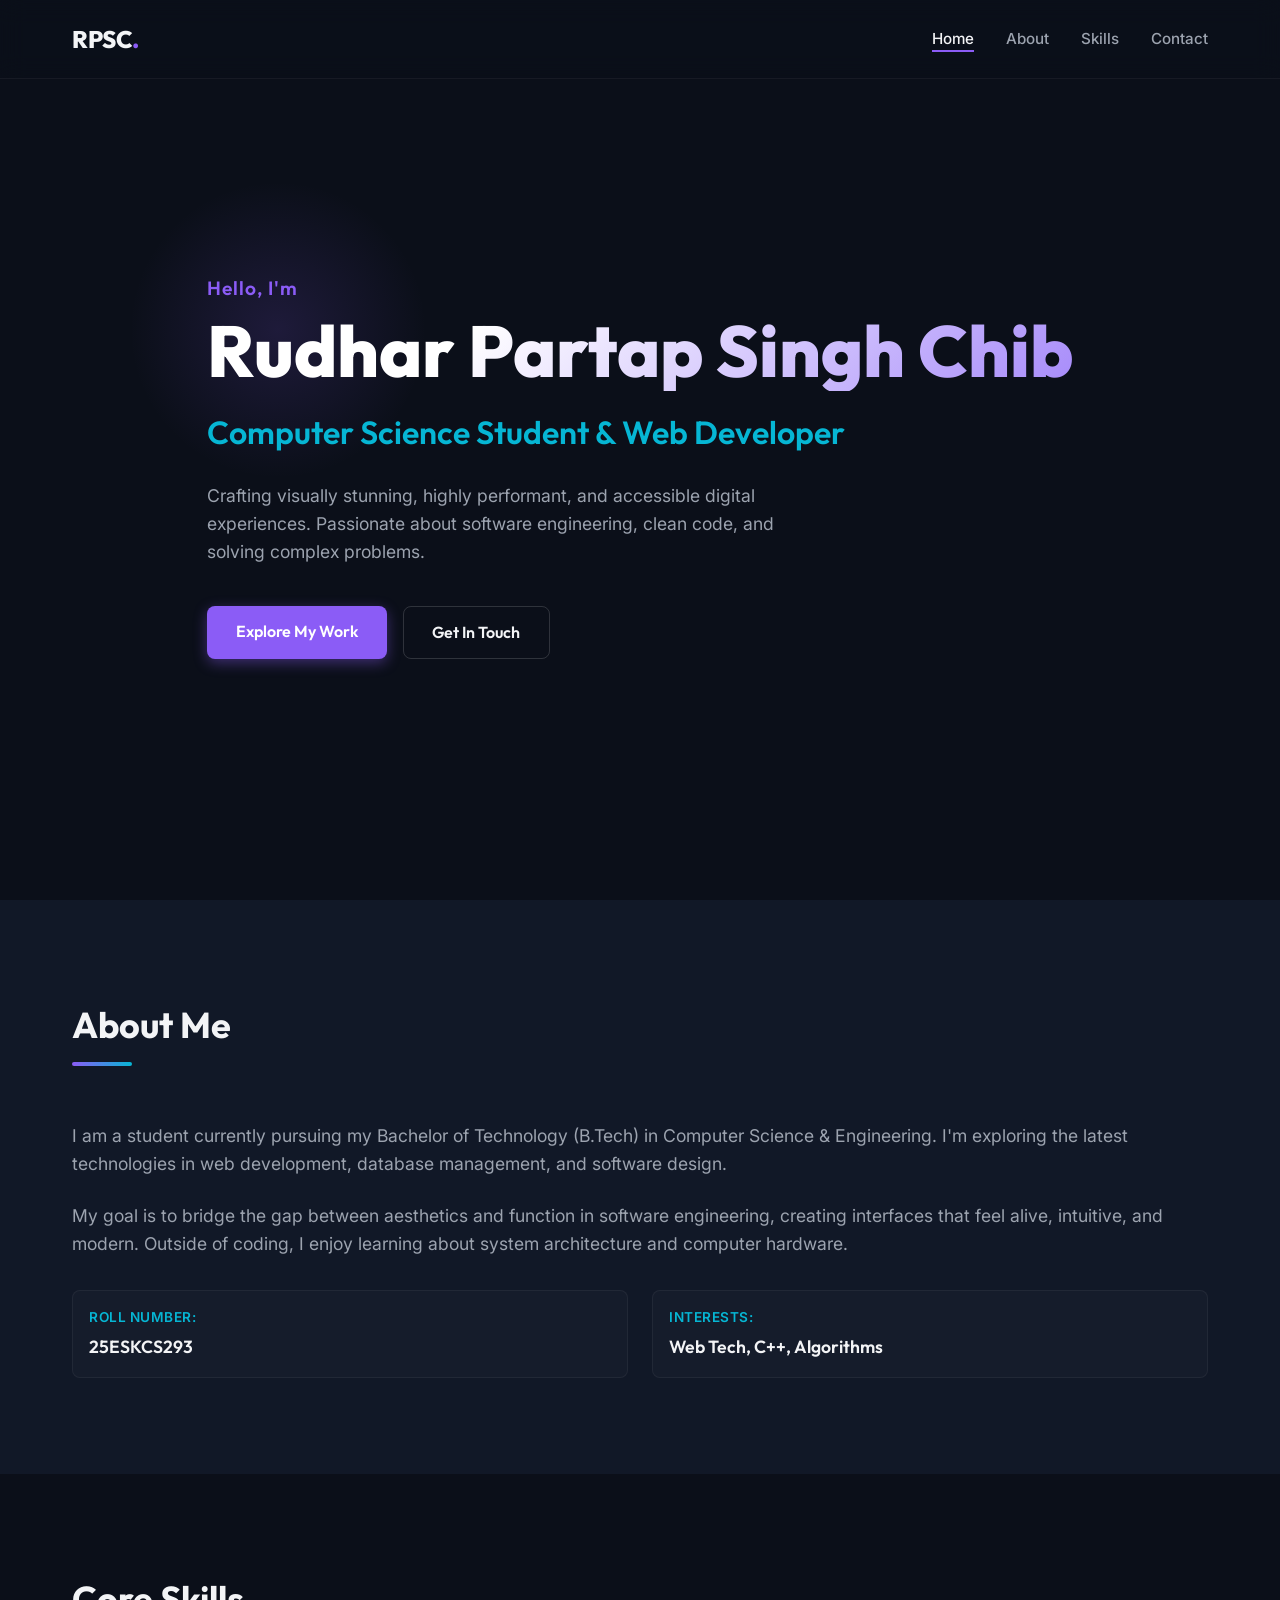
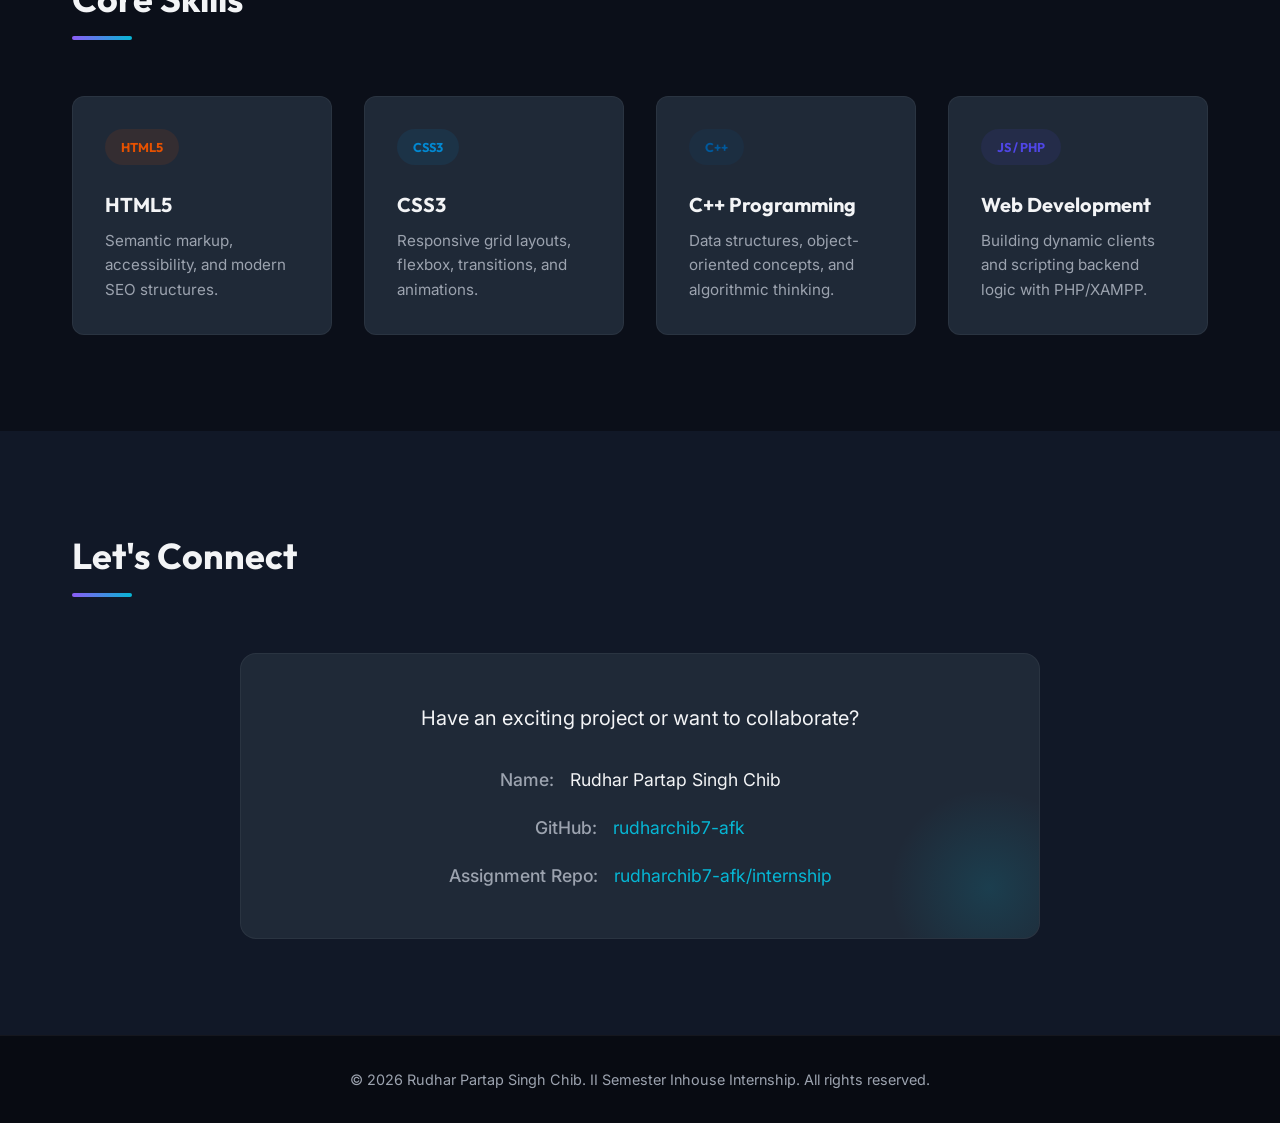
<file: Day1/index.html>
<!DOCTYPE html>
<html lang="en">
<head>
    <meta charset="UTF-8">
    <meta name="viewport" content="width=device-width, initial-scale=1.0">
    <meta name="description" content="Personal Portfolio of Rudhar Partap Singh Chib - Computer Science Student, Developer, and Designer.">
    <title>Rudhar Partap Singh Chib | Personal Portfolio</title>
    <!-- Google Fonts -->
    <link rel="preconnect" href="https://fonts.googleapis.com">
    <link rel="preconnect" href="https://fonts.gstatic.com" crossorigin>
    <link href="https://fonts.googleapis.com/css2?family=Inter:wght@300;400;500;600&family=Outfit:wght@400;600;700;800&display=swap" rel="stylesheet">
    <link rel="stylesheet" href="style.css">
</head>
<body>
    <!-- Header/Navigation -->
    <header id="main-header" class="header">
        <div class="header-container">
            <a href="#hero" id="logo-link" class="logo">RPSC<span>.</span></a>
            <nav id="navbar" class="nav">
                <ul class="nav-list">
                    <li><a href="#hero" id="nav-home" class="nav-link active">Home</a></li>
                    <li><a href="#about" id="nav-about" class="nav-link">About</a></li>
                    <li><a href="#skills" id="nav-skills" class="nav-link">Skills</a></li>
                    <li><a href="#contact" id="nav-contact" class="nav-link">Contact</a></li>
                </ul>
            </nav>
        </div>
    </header>

    <!-- Main Content -->
    <main id="main-content">
        <!-- Hero Section -->
        <section id="hero" class="hero-section">
            <div class="hero-bg-glow"></div>
            <div class="hero-container">
                <p id="hero-welcome" class="welcome-text">Hello, I'm</p>
                <h1 id="hero-title" class="hero-name">Rudhar Partap Singh Chib</h1>
                <h2 id="hero-subtitle" class="hero-role">Computer Science Student &amp; Web Developer</h2>
                <p id="hero-description" class="hero-bio">
                    Crafting visually stunning, highly performant, and accessible digital experiences. Passionate about software engineering, clean code, and solving complex problems.
                </p>
                <div class="hero-actions">
                    <a href="#about" id="btn-explore" class="btn btn-primary">Explore My Work</a>
                    <a href="#contact" id="btn-connect" class="btn btn-secondary">Get In Touch</a>
                </div>
            </div>
        </section>

        <!-- About Me Section -->
        <section id="about" class="about-section">
            <div class="section-container">
                <div class="section-header">
                    <h2 id="about-heading" class="section-title">About Me</h2>
                    <div class="title-underline"></div>
                </div>
                <div class="about-content">
                    <div class="about-text-wrapper">
                        <p id="about-p1" class="about-p">
                            I am a student currently pursuing my Bachelor of Technology (B.Tech) in Computer Science &amp; Engineering. I'm exploring the latest technologies in web development, database management, and software design.
                        </p>
                        <p id="about-p2" class="about-p">
                            My goal is to bridge the gap between aesthetics and function in software engineering, creating interfaces that feel alive, intuitive, and modern. Outside of coding, I enjoy learning about system architecture and computer hardware.
                        </p>
                        <div class="details-grid">
                            <div class="detail-item">
                                <span class="detail-label">Roll Number:</span>
                                <span id="detail-roll" class="detail-value">25ESKCS293</span>
                            </div>
                            <div class="detail-item">
                                <span class="detail-label">Interests:</span>
                                <span id="detail-interests" class="detail-value">Web Tech, C++, Algorithms</span>
                            </div>
                        </div>
                    </div>
                </div>
            </div>
        </section>

        <!-- Skills Section -->
        <section id="skills" class="skills-section">
            <div class="section-container">
                <div class="section-header">
                    <h2 id="skills-heading" class="section-title">Core Skills</h2>
                    <div class="title-underline"></div>
                </div>
                <div class="skills-grid">
                    <!-- HTML5 -->
                    <div class="skill-card" id="skill-card-html">
                        <div class="skill-icon-wrapper html-icon">
                            <span class="skill-icon">HTML5</span>
                        </div>
                        <h3 class="skill-name">HTML5</h3>
                        <p class="skill-description">Semantic markup, accessibility, and modern SEO structures.</p>
                    </div>

                    <!-- CSS3 -->
                    <div class="skill-card" id="skill-card-css">
                        <div class="skill-icon-wrapper css-icon">
                            <span class="skill-icon">CSS3</span>
                        </div>
                        <h3 class="skill-name">CSS3</h3>
                        <p class="skill-description">Responsive grid layouts, flexbox, transitions, and animations.</p>
                    </div>

                    <!-- C++ -->
                    <div class="skill-card" id="skill-card-cpp">
                        <div class="skill-icon-wrapper cpp-icon">
                            <span class="skill-icon">C++</span>
                        </div>
                        <h3 class="skill-name">C++ Programming</h3>
                        <p class="skill-description">Data structures, object-oriented concepts, and algorithmic thinking.</p>
                    </div>

                    <!-- Web Development -->
                    <div class="skill-card" id="skill-card-webdev">
                        <div class="skill-icon-wrapper web-icon">
                            <span class="skill-icon">JS / PHP</span>
                        </div>
                        <h3 class="skill-name">Web Development</h3>
                        <p class="skill-description">Building dynamic clients and scripting backend logic with PHP/XAMPP.</p>
                    </div>
                </div>
            </div>
        </section>

        <!-- Contact Section -->
        <section id="contact" class="contact-section">
            <div class="section-container">
                <div class="section-header">
                    <h2 id="contact-heading" class="section-title">Let's Connect</h2>
                    <div class="title-underline"></div>
                </div>
                <div class="contact-card">
                    <p class="contact-lead">Have an exciting project or want to collaborate?</p>
                    <div class="contact-info">
                        <div class="info-item">
                            <span class="info-label">Name:</span>
                            <span id="contact-name" class="info-value">Rudhar Partap Singh Chib</span>
                        </div>
                        <div class="info-item">
                            <span class="info-label">GitHub:</span>
                            <span id="contact-github" class="info-value">
                                <a href="https://github.com/rudharchib7-afk" target="_blank" rel="noopener">rudharchib7-afk</a>
                            </span>
                        </div>
                        <div class="info-item">
                            <span class="info-label">Assignment Repo:</span>
                            <span id="contact-repo" class="info-value">
                                <a href="https://github.com/rudharchib7-afk/internship" target="_blank" rel="noopener">rudharchib7-afk/internship</a>
                            </span>
                        </div>
                    </div>
                </div>
            </div>
        </section>
    </main>

    <!-- Footer -->
    <footer id="main-footer" class="footer">
        <div class="footer-container">
            <p id="footer-text">&copy; 2026 Rudhar Partap Singh Chib. II Semester Inhouse Internship. All rights reserved.</p>
        </div>
    </footer>

    <!-- Active Navigation Highlight Script -->
    <script>
        window.addEventListener('DOMContentLoaded', () => {
            const sections = document.querySelectorAll('section');
            const navLinks = document.querySelectorAll('.nav-link');

            window.addEventListener('scroll', () => {
                let current = '';
                sections.forEach(section => {
                    const sectionTop = section.offsetTop - 100;
                    if (pageYOffset >= sectionTop) {
                        current = section.getAttribute('id');
                    }
                });

                navLinks.forEach(link => {
                    link.classList.remove('active');
                    if (link.getAttribute('href').includes(current)) {
                        link.classList.add('active');
                    }
                });
            });
        });
    </script>
</body>
</html>
</file>
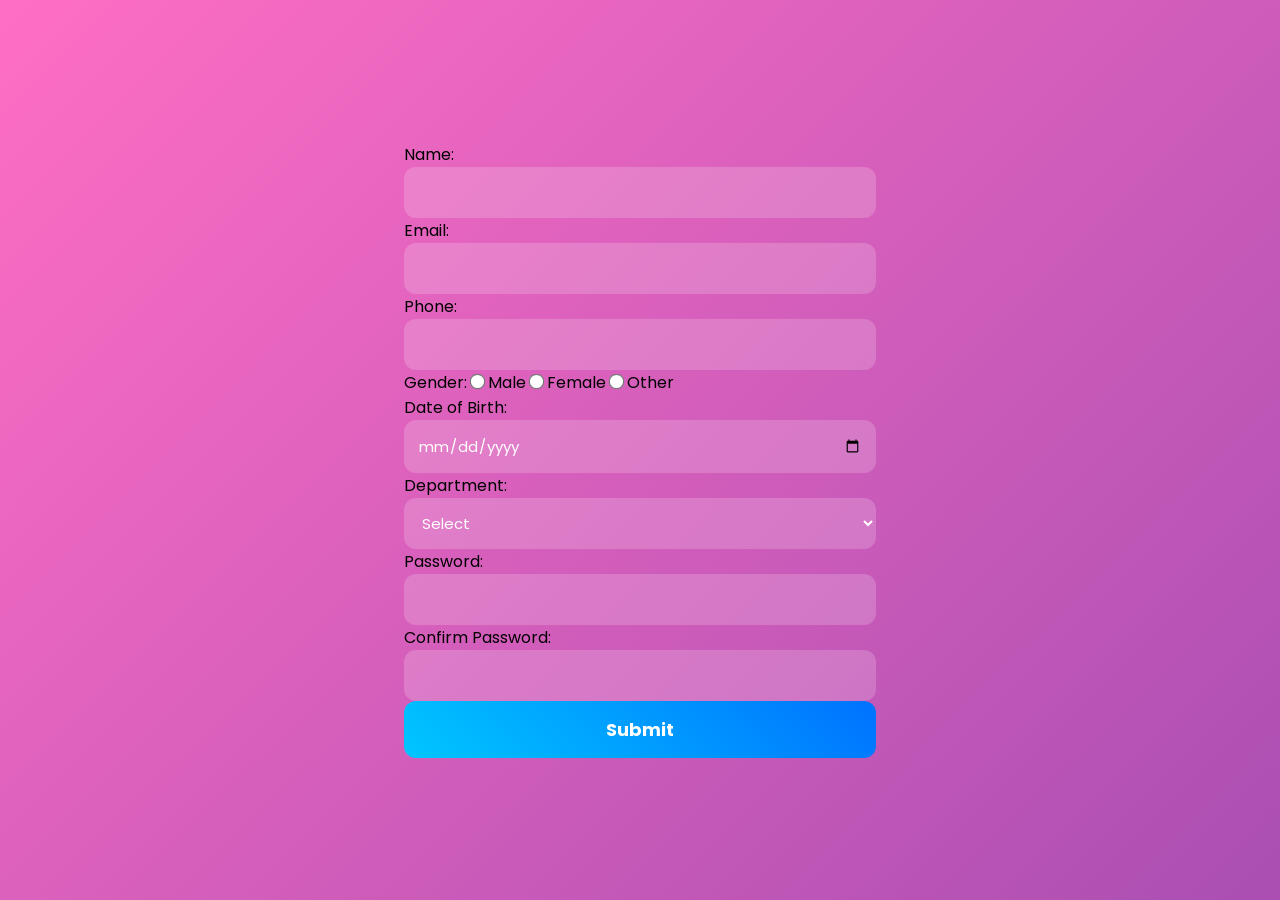
<file: Day2/index.html>
<!DOCTYPE html>
<html lang="en">
<head>
    <meta charset="UTF-8">
    <meta name="viewport" content="width=device-width, initial-scale=1.0">
    <title>Registration Form</title>
    <link rel="stylesheet" href="style.css">
</head>
<body>
    <form action="" method="post">
        <div>
            <label for="name">Name:</label>
            <input type="text" id="name" name="name" required>
        </div>
        <div>
            <label for="email">Email:</label>
            <input type="email" id="email" name="email" required>
        </div>
        <div>
            <label for="phone">Phone:</label>
            <input type="tel" id="phone" name="phone" required>
        </div>
        <div>
            <span>Gender:</span>
            <label><input type="radio" name="gender" value="male" required> Male</label>
            <label><input type="radio" name="gender" value="female"> Female</label>
            <label><input type="radio" name="gender" value="other"> Other</label>
        </div>
        <div>
            <label for="dob">Date of Birth:</label>
            <input type="date" id="dob" name="dob" required>
        </div>
        <div>
            <label for="department">Department:</label>
            <select id="department" name="department" required>
                <option value="">Select</option>
                <option value="CS">CS</option>
                <option value="AI">AI</option>
                <option value="IOT">IOT</option>
                <option value="CYBER SECURITY">CYBER SECURITY</option>
            </select>
        </div>
        <div>
            <label for="password">Password:</label>
            <input type="password" id="password" name="password" required>
        </div>
        <div>
            <label for="confirm_password">Confirm Password:</label>
            <input type="password" id="confirm_password" name="confirm_password" required>
        </div>
        <div>
            <button type="submit">Submit</button>
        </div>
    </form>
</body>
</html>
</file>
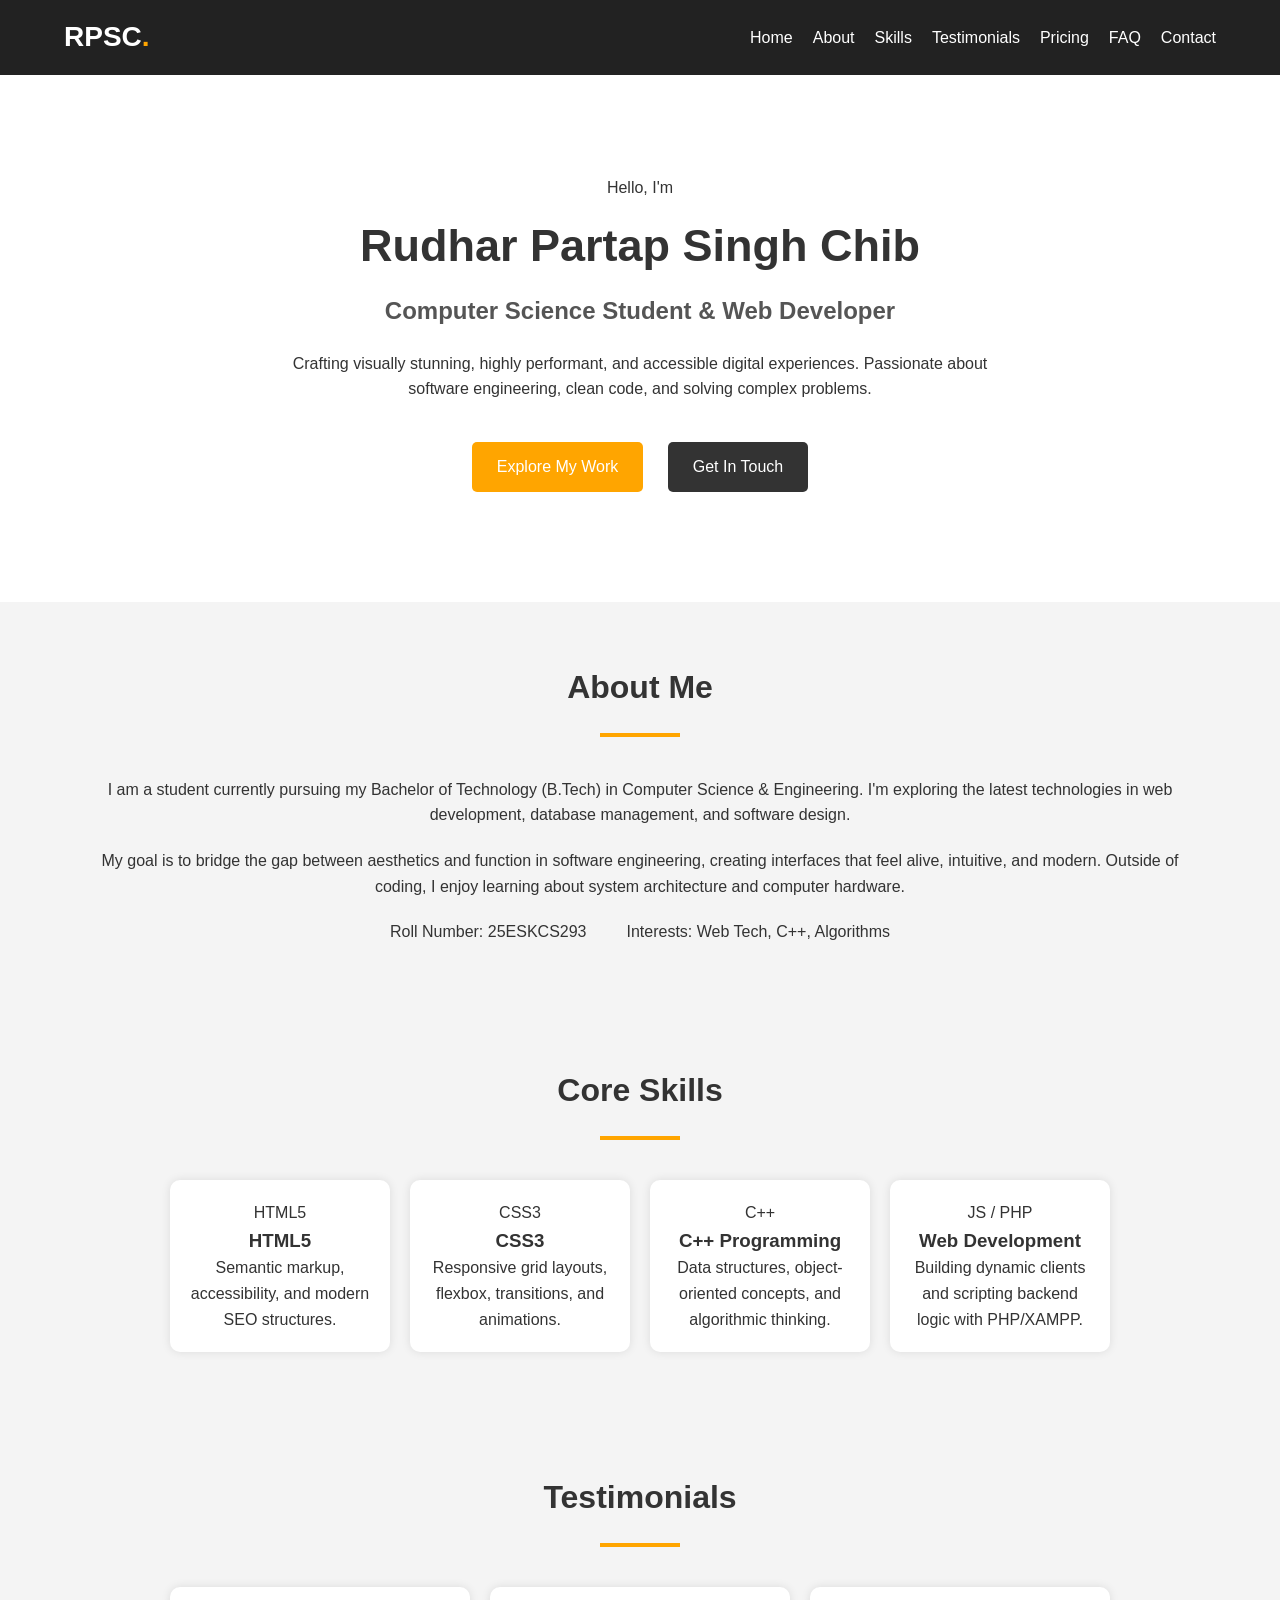
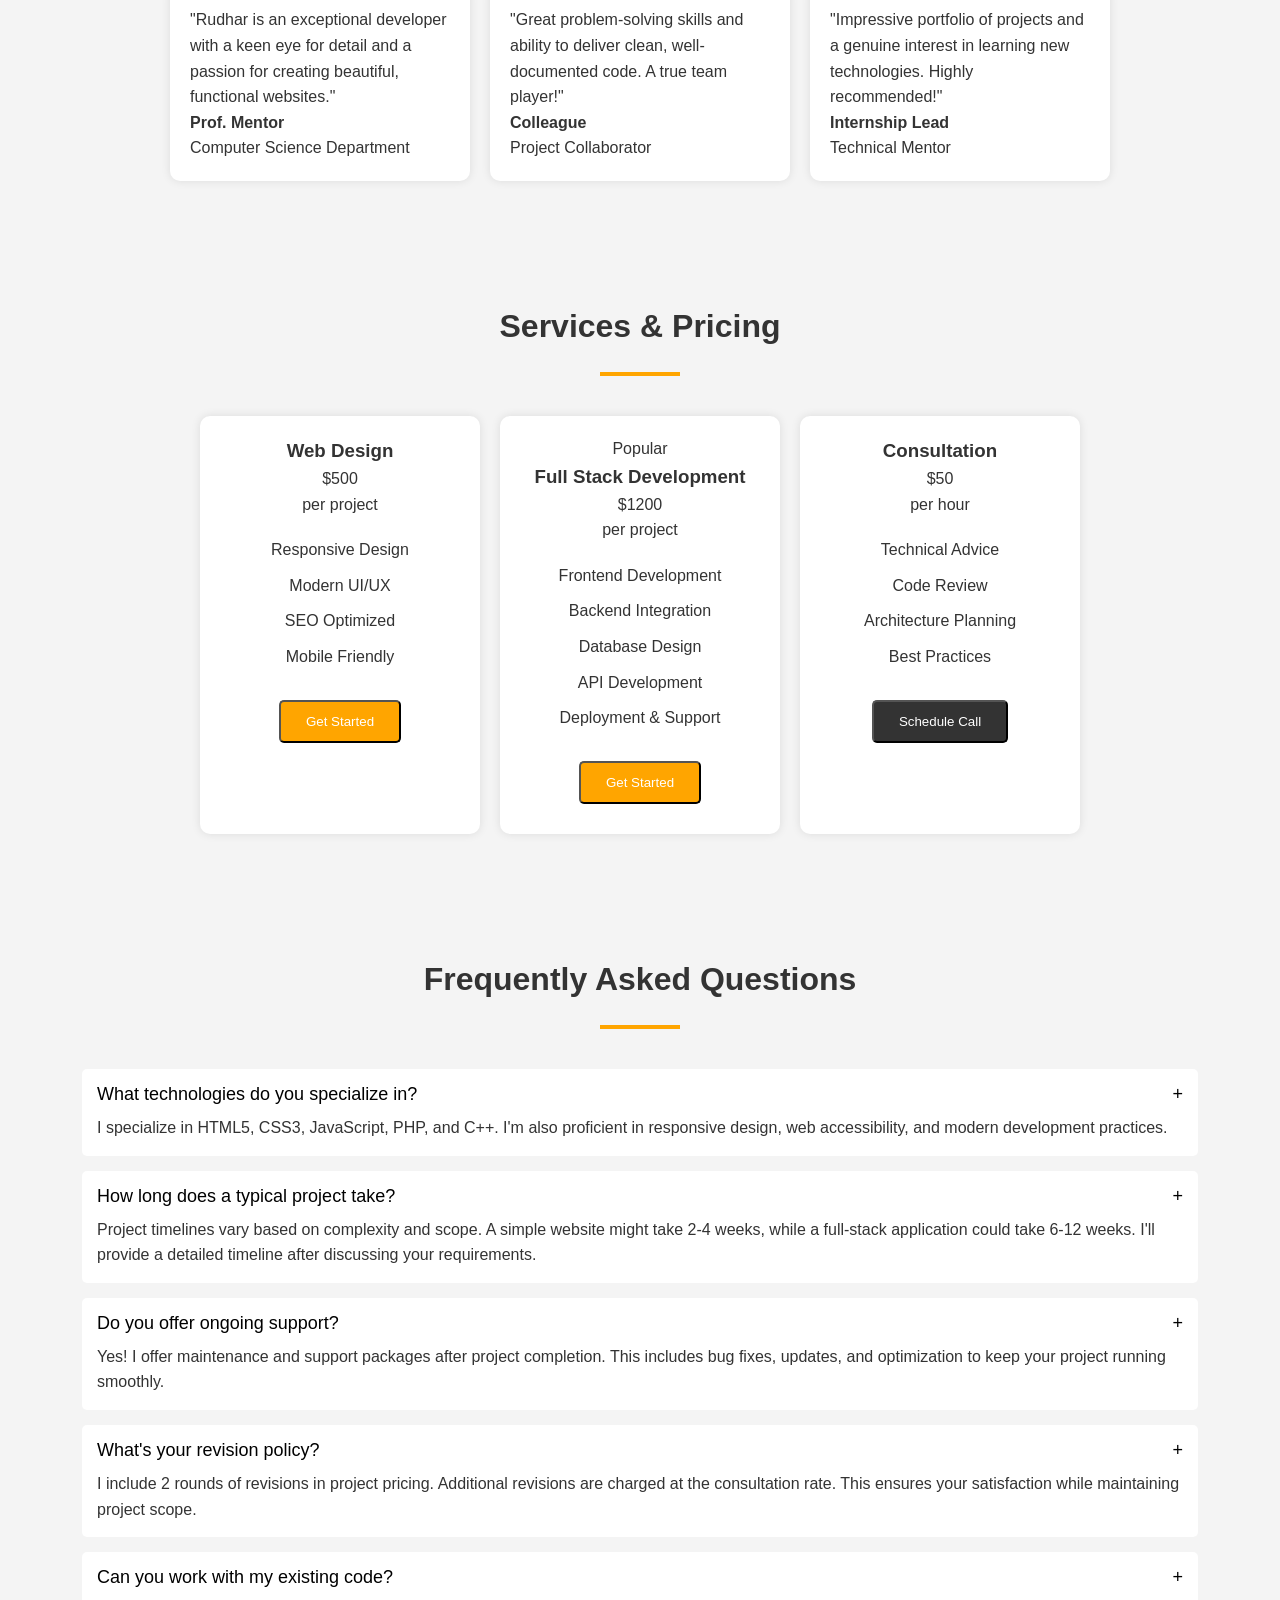
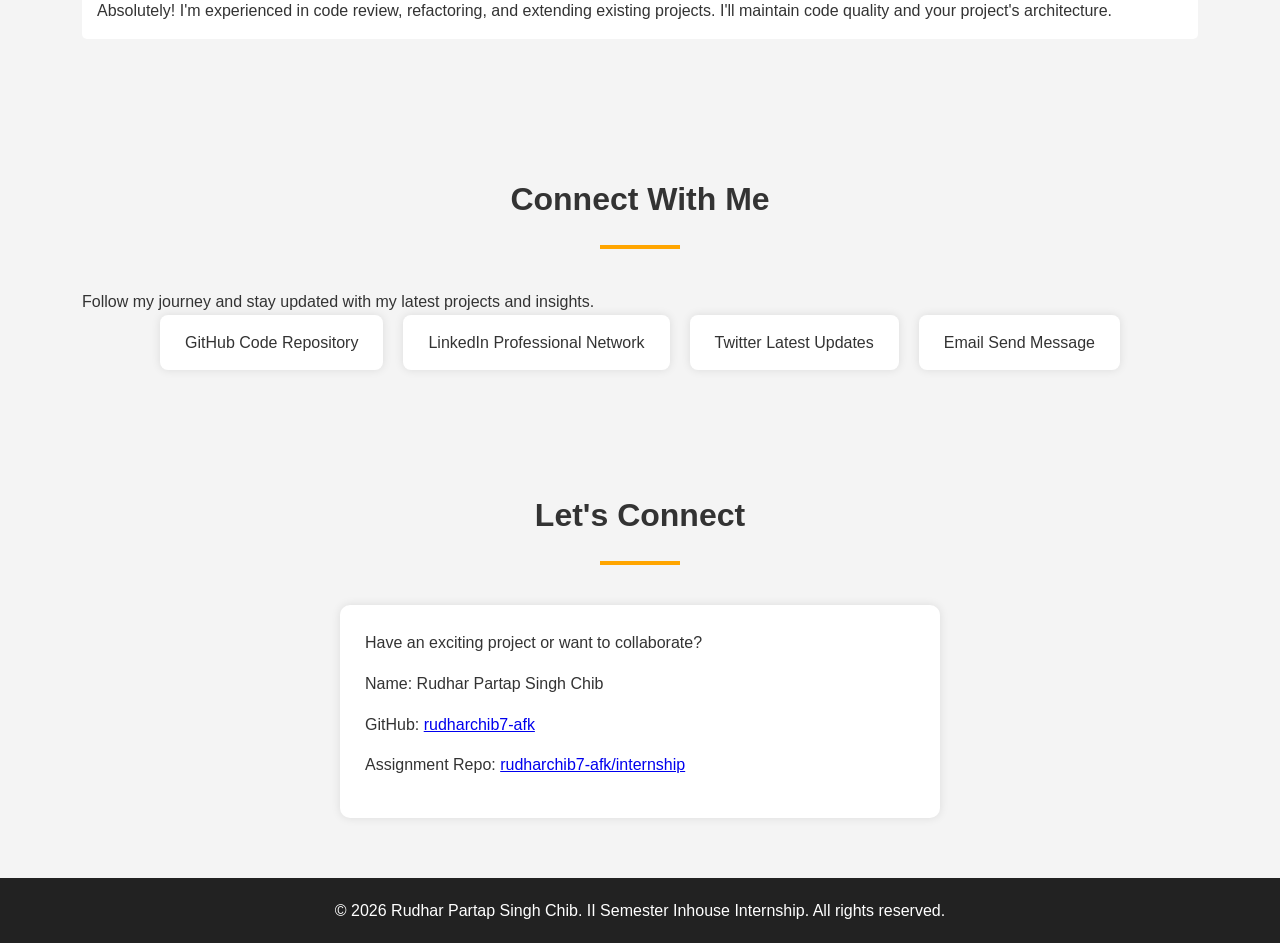
<file: Day3/index.html>
<!DOCTYPE html>
<html lang="en">
<head>
    <meta charset="UTF-8">
    <meta name="viewport" content="width=device-width, initial-scale=1.0">
    <meta name="description" content="Personal Portfolio of Rudhar Partap Singh Chib - Computer Science Student, Developer, and Designer.">
    <title>Rudhar Partap Singh Chib | Personal Portfolio</title>
    <!-- Google Fonts -->
    <link rel="preconnect" href="https://fonts.googleapis.com">
    <link rel="preconnect" href="https://fonts.gstatic.com" crossorigin>
    <link href="https://fonts.googleapis.com/css2?family=Inter:wght@300;400;500;600&family=Outfit:wght@400;600;700;800&display=swap" rel="stylesheet">
    <link rel="stylesheet" href="style.css">
</head>
<body>
    <!-- Header/Navigation -->
    <header id="main-header" class="header">
        <div class="header-container">
            <a href="#hero" id="logo-link" class="logo">RPSC<span>.</span></a>
            <nav id="navbar" class="nav">
                <ul class="nav-list">
                    <li><a href="#hero" id="nav-home" class="nav-link active">Home</a></li>
                    <li><a href="#about" id="nav-about" class="nav-link">About</a></li>
                    <li><a href="#skills" id="nav-skills" class="nav-link">Skills</a></li>
                    <li><a href="#testimonials" id="nav-testimonials" class="nav-link">Testimonials</a></li>
                    <li><a href="#pricing" id="nav-pricing" class="nav-link">Pricing</a></li>
                    <li><a href="#faq" id="nav-faq" class="nav-link">FAQ</a></li>
                    <li><a href="#contact" id="nav-contact" class="nav-link">Contact</a></li>
                </ul>
            </nav>
        </div>
    </header>

    <!-- Main Content -->
    <main id="main-content">
        <!-- Hero Section -->
        <section id="hero" class="hero-section">
            <div class="hero-bg-glow"></div>
            <div class="hero-container">
                <p id="hero-welcome" class="welcome-text">Hello, I'm</p>
                <h1 id="hero-title" class="hero-name">Rudhar Partap Singh Chib</h1>
                <h2 id="hero-subtitle" class="hero-role">Computer Science Student &amp; Web Developer</h2>
                <p id="hero-description" class="hero-bio">
                    Crafting visually stunning, highly performant, and accessible digital experiences. Passionate about software engineering, clean code, and solving complex problems.
                </p>
                <div class="hero-actions">
                    <a href="#about" id="btn-explore" class="btn btn-primary">Explore My Work</a>
                    <a href="#contact" id="btn-connect" class="btn btn-secondary">Get In Touch</a>
                </div>
            </div>
        </section>

        <!-- About Me Section -->
        <section id="about" class="about-section">
            <div class="section-container">
                <div class="section-header">
                    <h2 id="about-heading" class="section-title">About Me</h2>
                    <div class="title-underline"></div>
                </div>
                <div class="about-content">
                    <div class="about-text-wrapper">
                        <p id="about-p1" class="about-p">
                            I am a student currently pursuing my Bachelor of Technology (B.Tech) in Computer Science &amp; Engineering. I'm exploring the latest technologies in web development, database management, and software design.
                        </p>
                        <p id="about-p2" class="about-p">
                            My goal is to bridge the gap between aesthetics and function in software engineering, creating interfaces that feel alive, intuitive, and modern. Outside of coding, I enjoy learning about system architecture and computer hardware.
                        </p>
                        <div class="details-grid">
                            <div class="detail-item">
                                <span class="detail-label">Roll Number:</span>
                                <span id="detail-roll" class="detail-value">25ESKCS293</span>
                            </div>
                            <div class="detail-item">
                                <span class="detail-label">Interests:</span>
                                <span id="detail-interests" class="detail-value">Web Tech, C++, Algorithms</span>
                            </div>
                        </div>
                    </div>
                </div>
            </div>
        </section>

        <!-- Skills Section -->
        <section id="skills" class="skills-section">
            <div class="section-container">
                <div class="section-header">
                    <h2 id="skills-heading" class="section-title">Core Skills</h2>
                    <div class="title-underline"></div>
                </div>
                <div class="skills-grid">
                    <!-- HTML5 -->
                    <div class="skill-card" id="skill-card-html">
                        <div class="skill-icon-wrapper html-icon">
                            <span class="skill-icon">HTML5</span>
                        </div>
                        <h3 class="skill-name">HTML5</h3>
                        <p class="skill-description">Semantic markup, accessibility, and modern SEO structures.</p>
                    </div>

                    <!-- CSS3 -->
                    <div class="skill-card" id="skill-card-css">
                        <div class="skill-icon-wrapper css-icon">
                            <span class="skill-icon">CSS3</span>
                        </div>
                        <h3 class="skill-name">CSS3</h3>
                        <p class="skill-description">Responsive grid layouts, flexbox, transitions, and animations.</p>
                    </div>

                    <!-- C++ -->
                    <div class="skill-card" id="skill-card-cpp">
                        <div class="skill-icon-wrapper cpp-icon">
                            <span class="skill-icon">C++</span>
                        </div>
                        <h3 class="skill-name">C++ Programming</h3>
                        <p class="skill-description">Data structures, object-oriented concepts, and algorithmic thinking.</p>
                    </div>

                    <!-- Web Development -->
                    <div class="skill-card" id="skill-card-webdev">
                        <div class="skill-icon-wrapper web-icon">
                            <span class="skill-icon">JS / PHP</span>
                        </div>
                        <h3 class="skill-name">Web Development</h3>
                        <p class="skill-description">Building dynamic clients and scripting backend logic with PHP/XAMPP.</p>
                    </div>
                </div>
            </div>
        </section>

        <!-- Testimonials Section -->
        <section id="testimonials" class="testimonials-section">
            <div class="section-container">
                <div class="section-header">
                    <h2 id="testimonials-heading" class="section-title">Testimonials</h2>
                    <div class="title-underline"></div>
                </div>
                <div class="testimonials-grid">
                    <div class="testimonial-card" id="testimonial-1">
                        <div class="testimonial-content">
                            <p class="testimonial-text">"Rudhar is an exceptional developer with a keen eye for detail and a passion for creating beautiful, functional websites."</p>
                            <div class="testimonial-author">
                                <div class="author-info">
                                    <h4 class="author-name">Prof. Mentor</h4>
                                    <p class="author-title">Computer Science Department</p>
                                </div>
                            </div>
                        </div>
                    </div>
                    <div class="testimonial-card" id="testimonial-2">
                        <div class="testimonial-content">
                            <p class="testimonial-text">"Great problem-solving skills and ability to deliver clean, well-documented code. A true team player!"</p>
                            <div class="testimonial-author">
                                <div class="author-info">
                                    <h4 class="author-name">Colleague</h4>
                                    <p class="author-title">Project Collaborator</p>
                                </div>
                            </div>
                        </div>
                    </div>
                    <div class="testimonial-card" id="testimonial-3">
                        <div class="testimonial-content">
                            <p class="testimonial-text">"Impressive portfolio of projects and a genuine interest in learning new technologies. Highly recommended!"</p>
                            <div class="testimonial-author">
                                <div class="author-info">
                                    <h4 class="author-name">Internship Lead</h4>
                                    <p class="author-title">Technical Mentor</p>
                                </div>
                            </div>
                        </div>
                    </div>
                </div>
            </div>
        </section>

        <!-- Pricing Section -->
        <section id="pricing" class="pricing-section">
            <div class="section-container">
                <div class="section-header">
                    <h2 id="pricing-heading" class="section-title">Services & Pricing</h2>
                    <div class="title-underline"></div>
                </div>
                <div class="pricing-grid">
                    <div class="pricing-card" id="pricing-1">
                        <h3 class="pricing-title">Web Design</h3>
                        <p class="pricing-price"><span class="currency">$</span>500</p>
                        <p class="pricing-subtitle">per project</p>
                        <ul class="pricing-features">
                            <li>Responsive Design</li>
                            <li>Modern UI/UX</li>
                            <li>SEO Optimized</li>
                            <li>Mobile Friendly</li>
                        </ul>
                        <button class="btn btn-primary pricing-btn">Get Started</button>
                    </div>
                    <div class="pricing-card featured" id="pricing-2">
                        <div class="pricing-badge">Popular</div>
                        <h3 class="pricing-title">Full Stack Development</h3>
                        <p class="pricing-price"><span class="currency">$</span>1200</p>
                        <p class="pricing-subtitle">per project</p>
                        <ul class="pricing-features">
                            <li>Frontend Development</li>
                            <li>Backend Integration</li>
                            <li>Database Design</li>
                            <li>API Development</li>
                            <li>Deployment & Support</li>
                        </ul>
                        <button class="btn btn-primary pricing-btn">Get Started</button>
                    </div>
                    <div class="pricing-card" id="pricing-3">
                        <h3 class="pricing-title">Consultation</h3>
                        <p class="pricing-price"><span class="currency">$</span>50</p>
                        <p class="pricing-subtitle">per hour</p>
                        <ul class="pricing-features">
                            <li>Technical Advice</li>
                            <li>Code Review</li>
                            <li>Architecture Planning</li>
                            <li>Best Practices</li>
                        </ul>
                        <button class="btn btn-secondary pricing-btn">Schedule Call</button>
                    </div>
                </div>
            </div>
        </section>

        <!-- FAQ Section -->
        <section id="faq" class="faq-section">
            <div class="section-container">
                <div class="section-header">
                    <h2 id="faq-heading" class="section-title">Frequently Asked Questions</h2>
                    <div class="title-underline"></div>
                </div>
                <div class="faq-container">
                    <div class="faq-item" id="faq-1">
                        <button class="faq-question">
                            <span>What technologies do you specialize in?</span>
                            <span class="faq-icon">+</span>
                        </button>
                        <div class="faq-answer">
                            <p>I specialize in HTML5, CSS3, JavaScript, PHP, and C++. I'm also proficient in responsive design, web accessibility, and modern development practices.</p>
                        </div>
                    </div>
                    <div class="faq-item" id="faq-2">
                        <button class="faq-question">
                            <span>How long does a typical project take?</span>
                            <span class="faq-icon">+</span>
                        </button>
                        <div class="faq-answer">
                            <p>Project timelines vary based on complexity and scope. A simple website might take 2-4 weeks, while a full-stack application could take 6-12 weeks. I'll provide a detailed timeline after discussing your requirements.</p>
                        </div>
                    </div>
                    <div class="faq-item" id="faq-3">
                        <button class="faq-question">
                            <span>Do you offer ongoing support?</span>
                            <span class="faq-icon">+</span>
                        </button>
                        <div class="faq-answer">
                            <p>Yes! I offer maintenance and support packages after project completion. This includes bug fixes, updates, and optimization to keep your project running smoothly.</p>
                        </div>
                    </div>
                    <div class="faq-item" id="faq-4">
                        <button class="faq-question">
                            <span>What's your revision policy?</span>
                            <span class="faq-icon">+</span>
                        </button>
                        <div class="faq-answer">
                            <p>I include 2 rounds of revisions in project pricing. Additional revisions are charged at the consultation rate. This ensures your satisfaction while maintaining project scope.</p>
                        </div>
                    </div>
                    <div class="faq-item" id="faq-5">
                        <button class="faq-question">
                            <span>Can you work with my existing code?</span>
                            <span class="faq-icon">+</span>
                        </button>
                        <div class="faq-answer">
                            <p>Absolutely! I'm experienced in code review, refactoring, and extending existing projects. I'll maintain code quality and your project's architecture.</p>
                        </div>
                    </div>
                </div>
            </div>
        </section>

        <!-- Social Media Section -->
        <section id="social-media" class="social-media-section">
            <div class="section-container">
                <div class="section-header">
                    <h2 id="social-heading" class="section-title">Connect With Me</h2>
                    <div class="title-underline"></div>
                </div>
                <p class="social-lead">Follow my journey and stay updated with my latest projects and insights.</p>
                <div class="social-links">
                    <a href="https://github.com/rudharchib7-afk" target="_blank" rel="noopener" class="social-link github-link" id="social-github">
                        <span class="social-icon">GitHub</span>
                        <span class="social-label">Code Repository</span>
                    </a>
                    <a href="https://linkedin.com" target="_blank" rel="noopener" class="social-link linkedin-link" id="social-linkedin">
                        <span class="social-icon">LinkedIn</span>
                        <span class="social-label">Professional Network</span>
                    </a>
                    <a href="https://twitter.com" target="_blank" rel="noopener" class="social-link twitter-link" id="social-twitter">
                        <span class="social-icon">Twitter</span>
                        <span class="social-label">Latest Updates</span>
                    </a>
                    <a href="mailto:your.email@example.com" class="social-link email-link" id="social-email">
                        <span class="social-icon">Email</span>
                        <span class="social-label">Send Message</span>
                    </a>
                </div>
            </div>
        </section>

        <!-- Contact Section -->
        <section id="contact" class="contact-section">
            <div class="section-container">
                <div class="section-header">
                    <h2 id="contact-heading" class="section-title">Let's Connect</h2>
                    <div class="title-underline"></div>
                </div>
                <div class="contact-card">
                    <p class="contact-lead">Have an exciting project or want to collaborate?</p>
                    <div class="contact-info">
                        <div class="info-item">
                            <span class="info-label">Name:</span>
                            <span id="contact-name" class="info-value">Rudhar Partap Singh Chib</span>
                        </div>
                        <div class="info-item">
                            <span class="info-label">GitHub:</span>
                            <span id="contact-github" class="info-value">
                                <a href="https://github.com/rudharchib7-afk" target="_blank" rel="noopener">rudharchib7-afk</a>
                            </span>
                        </div>
                        <div class="info-item">
                            <span class="info-label">Assignment Repo:</span>
                            <span id="contact-repo" class="info-value">
                                <a href="https://github.com/rudharchib7-afk/internship" target="_blank" rel="noopener">rudharchib7-afk/internship</a>
                            </span>
                        </div>
                    </div>
                </div>
            </div>
        </section>
    </main>

    <!-- Footer -->
    <footer id="main-footer" class="footer">
        <div class="footer-container">
            <p id="footer-text">&copy; 2026 Rudhar Partap Singh Chib. II Semester Inhouse Internship. All rights reserved.</p>
        </div>
    </footer>

    <!-- Active Navigation Highlight Script -->
    <script>
        window.addEventListener('DOMContentLoaded', () => {
            const sections = document.querySelectorAll('section');
            const navLinks = document.querySelectorAll('.nav-link');

            window.addEventListener('scroll', () => {
                let current = '';
                sections.forEach(section => {
                    const sectionTop = section.offsetTop - 100;
                    if (pageYOffset >= sectionTop) {
                        current = section.getAttribute('id');
                    }
                });

                navLinks.forEach(link => {
                    link.classList.remove('active');
                    if (link.getAttribute('href').includes(current)) {
                        link.classList.add('active');
                    }
                });
            });
        });
    </script>
</body>
</html>
</file>
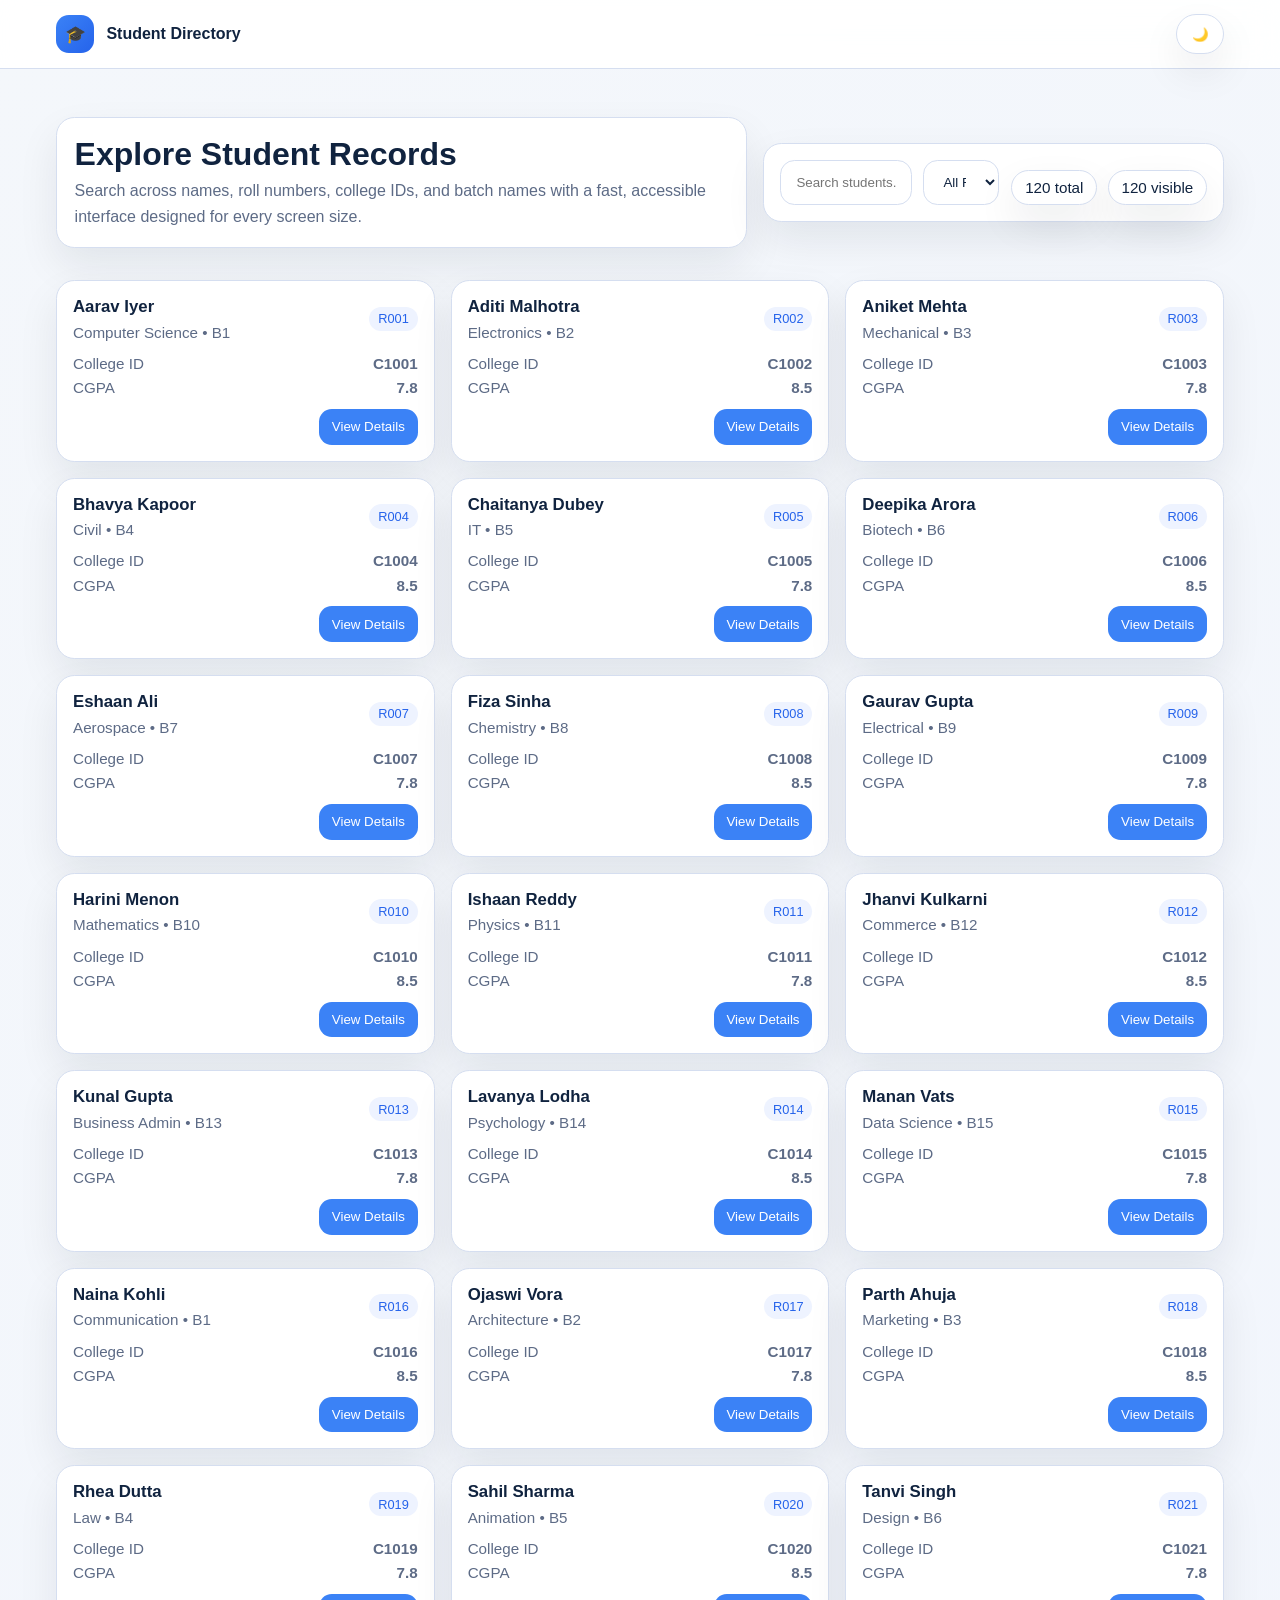
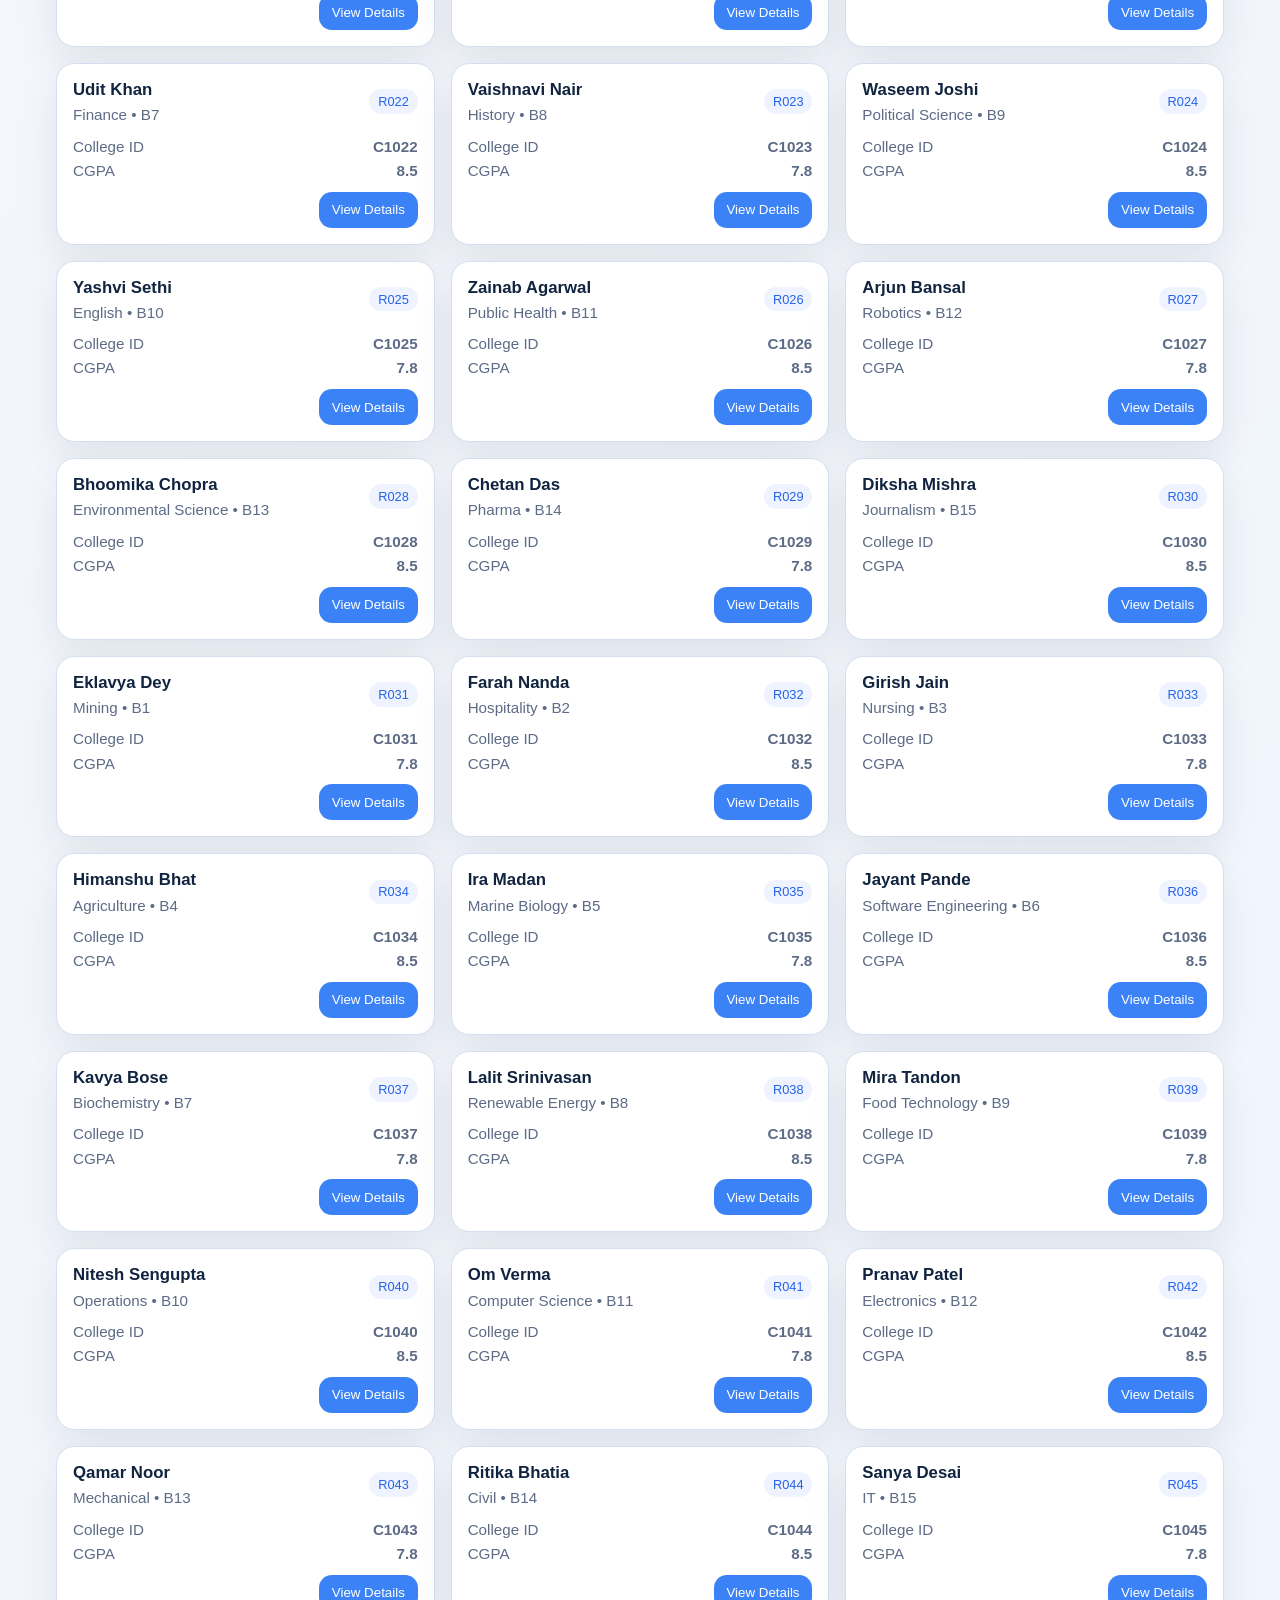
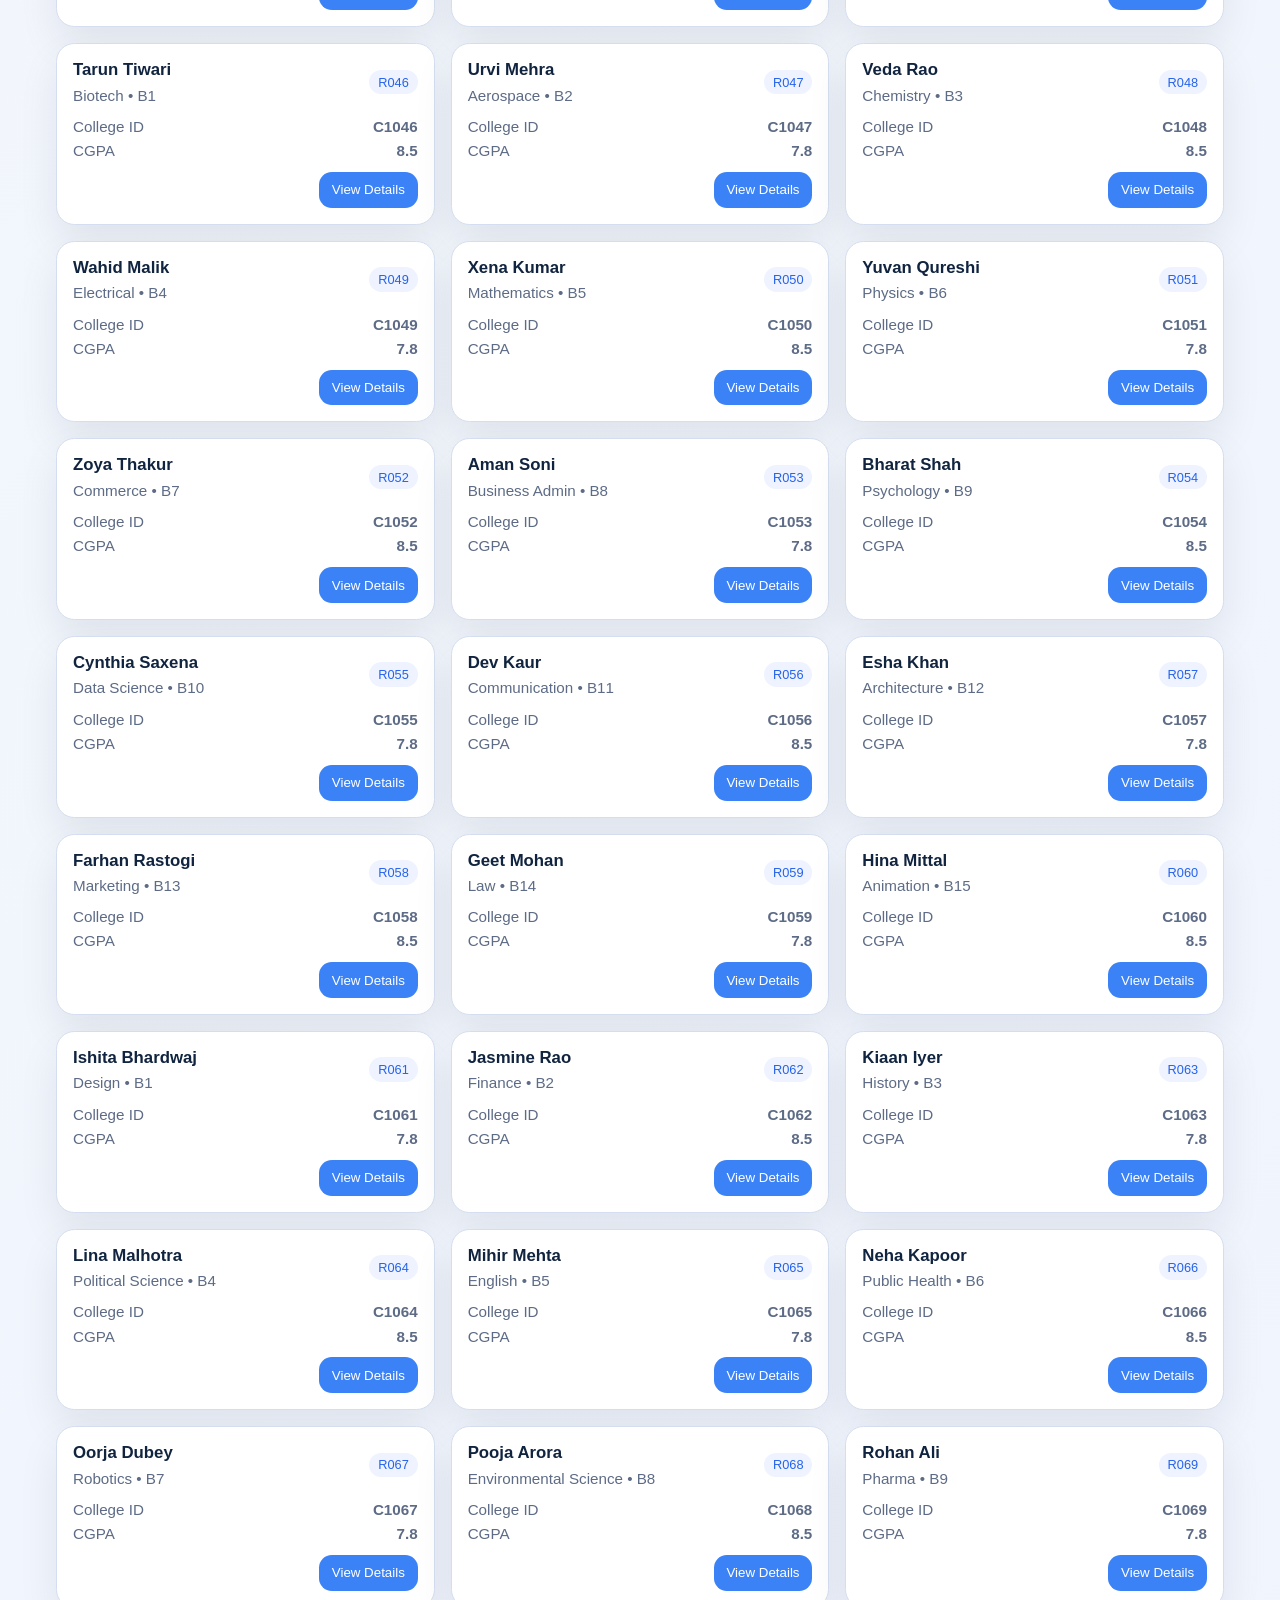
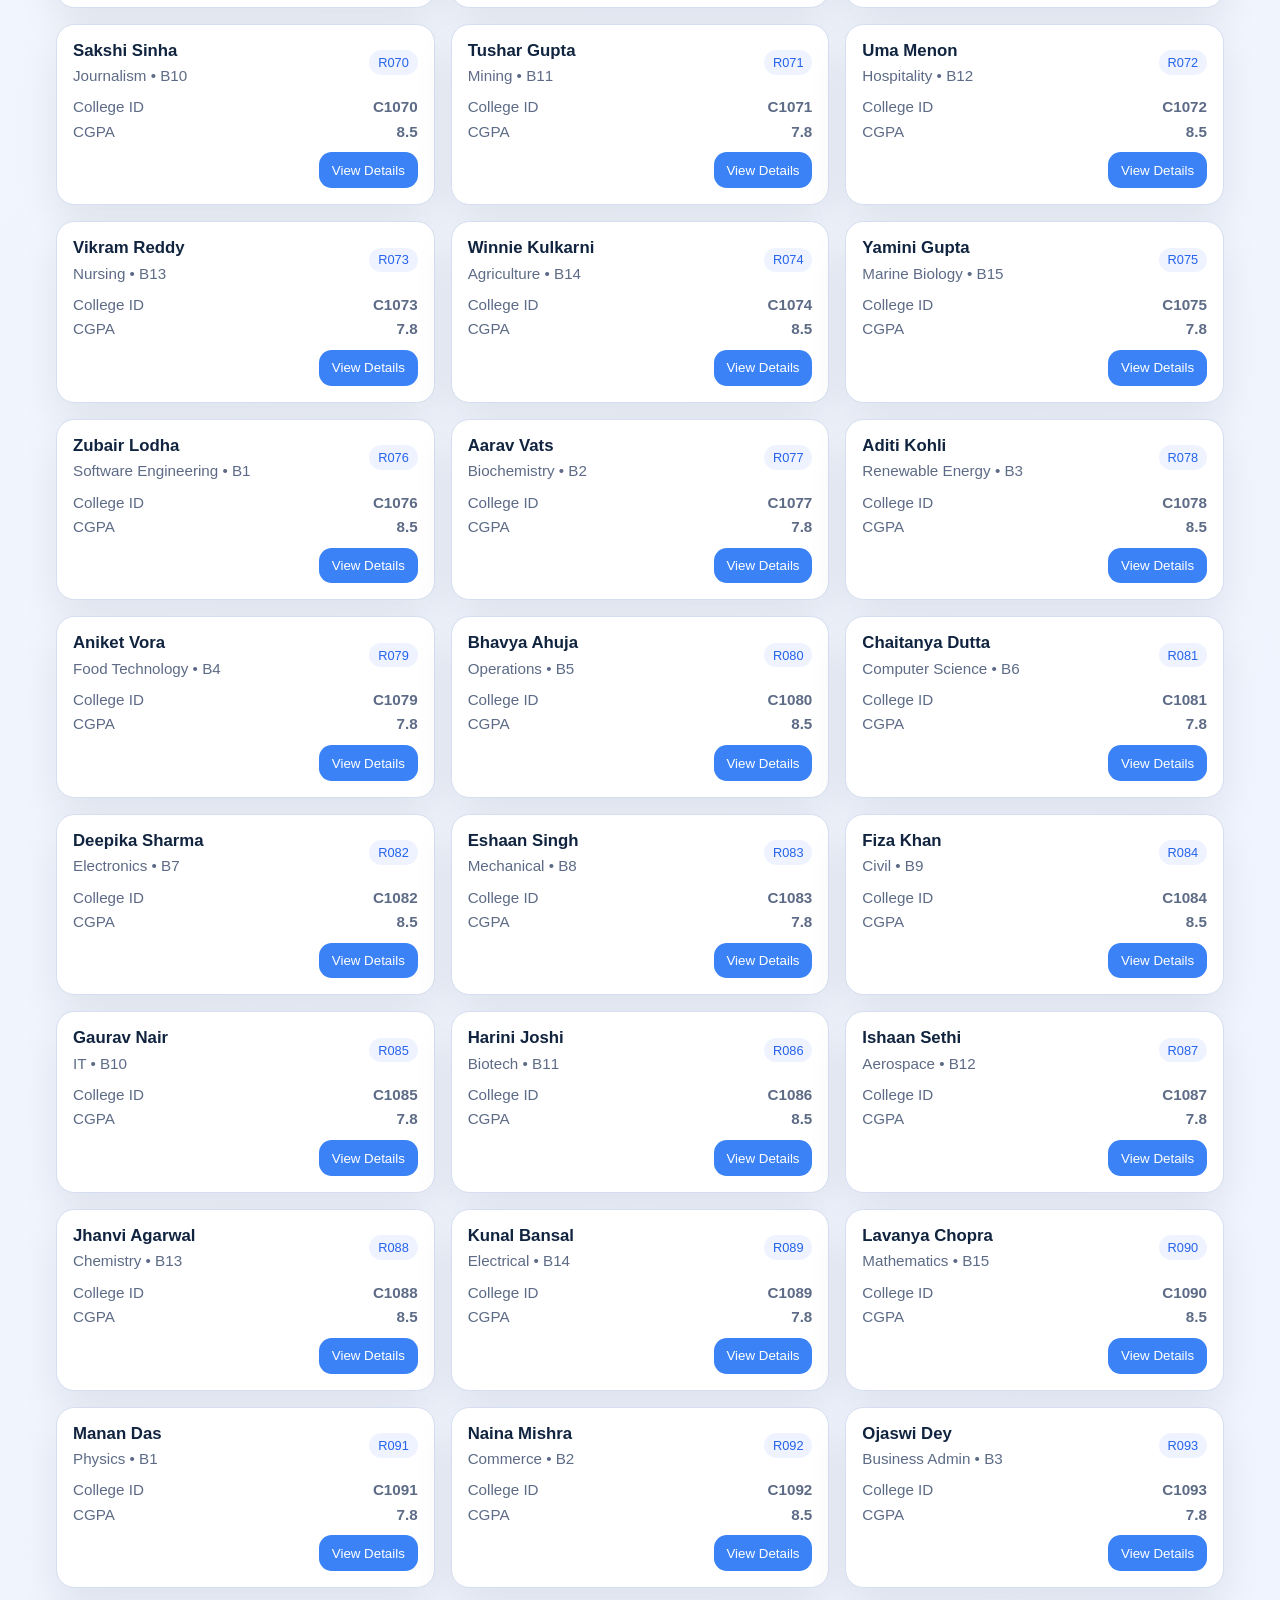
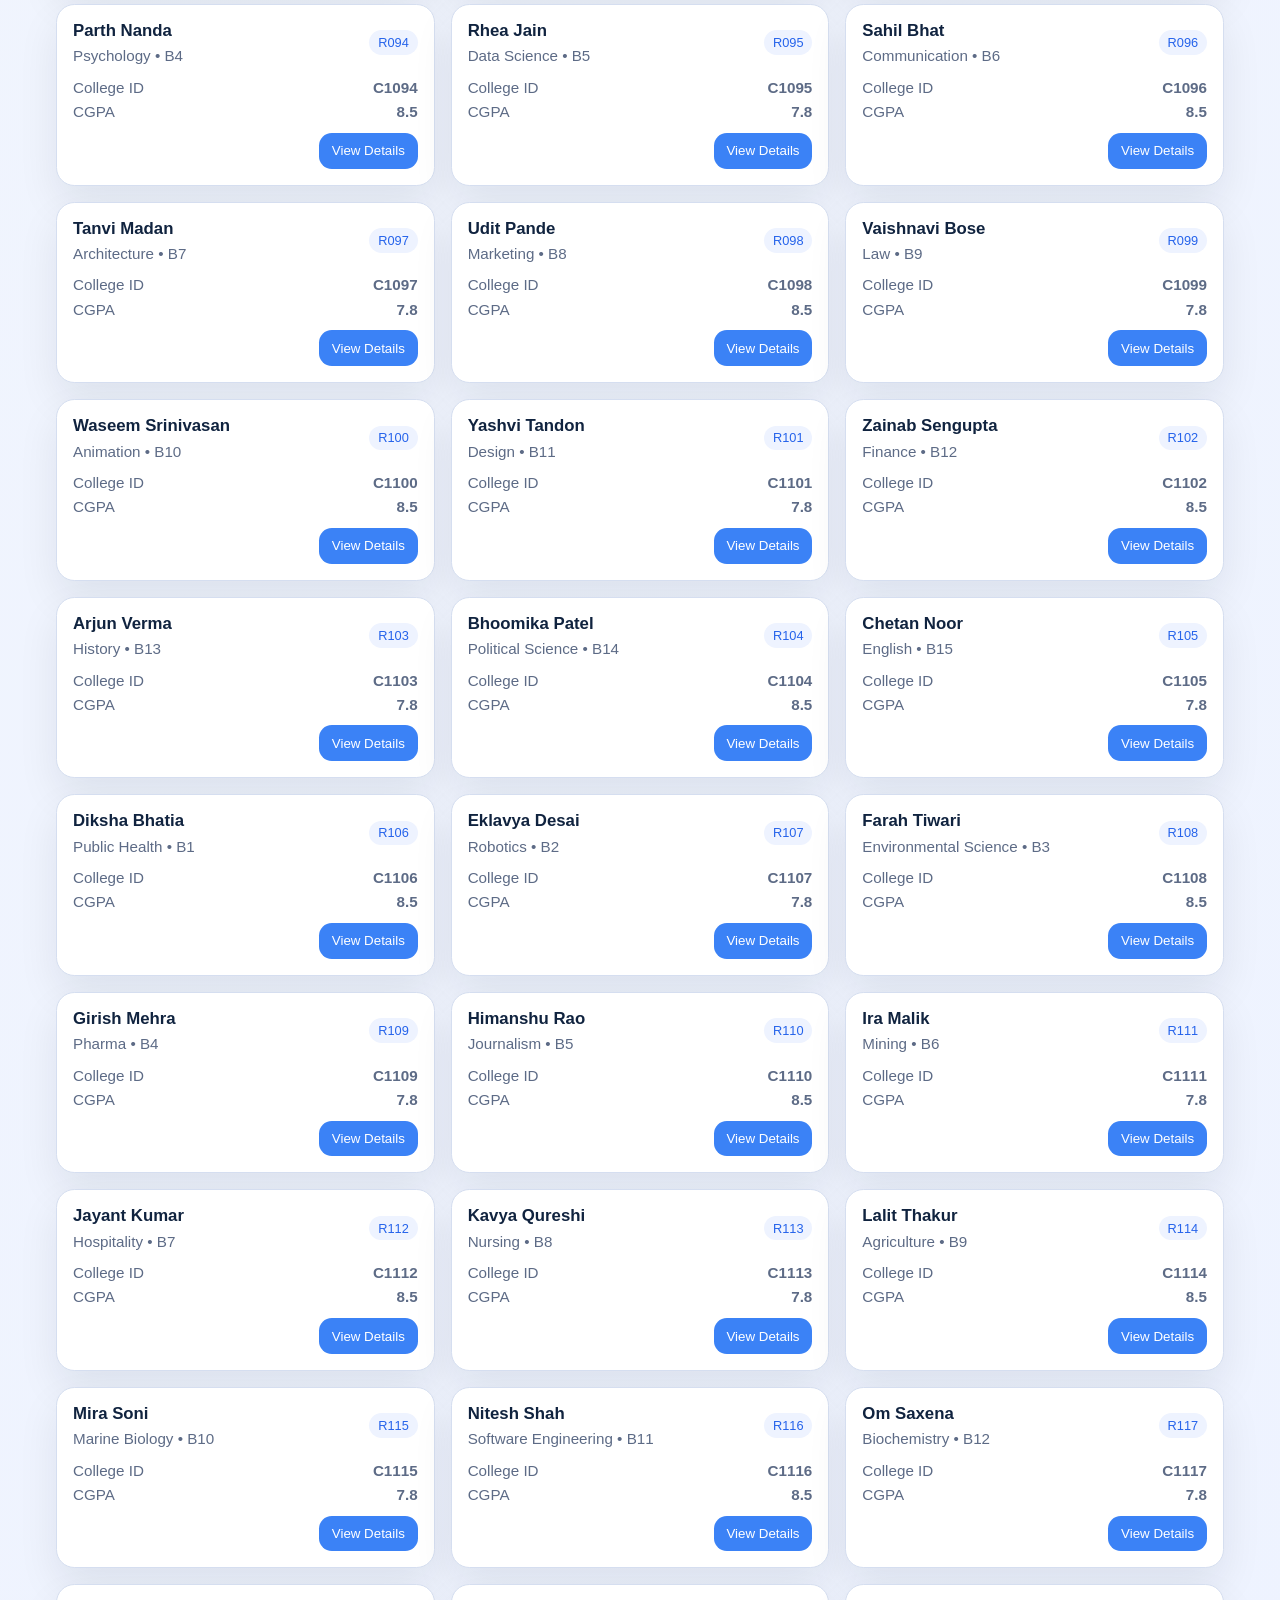
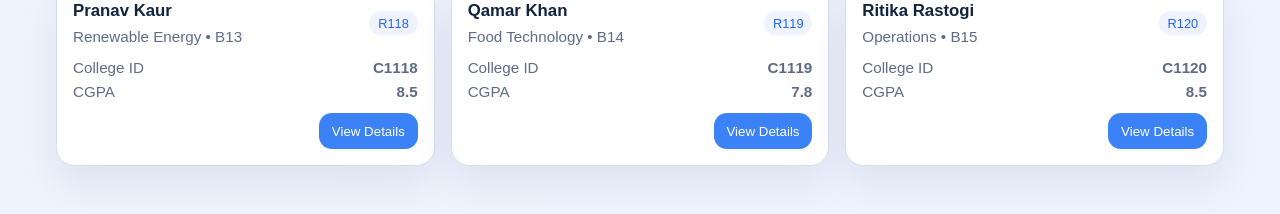
<file: day5/index.html>
<!DOCTYPE html>
<html lang="en" data-theme="light">
  <head>
    <meta charset="UTF-8" />
    <meta name="viewport" content="width=device-width, initial-scale=1.0" />
    <title>Student Directory</title>
    
<link rel="stylesheet" href="style.css" >
  </head>
  <body>

    <nav class="navbar">
      <div class="nav-inner">
        <a class="brand" href="#">
          <span class="brand-badge">🎓</span>
          <span>Student Directory</span>
        </a>
        <button id="themeToggle" class="theme-btn" type="button" aria-label="Toggle theme">🌙</button>
      </div>
    </nav>

    <main class="container">
      <section class="hero">
        <div class="hero-card">
          <h1>Explore Student Records</h1>
          <p>Search across names, roll numbers, college IDs, and batch names with a fast, accessible interface designed for every screen size.</p>
        </div>
        <div class="controls">
          <div class="search-row">
            <input id="searchInput" class="search-input" type="text" placeholder="Search students..." />
            <select id="filterSelect" class="filter-select" aria-label="Search field">
              <option value="all">All Fields</option>
              <option value="name">Name</option>
              <option value="rollNumber">Roll Number</option>
              <option value="collegeId">College ID</option>
              <option value="batch">Batch</option>
            </select>
          </div>
          <div class="stats">
            <span class="chip" id="resultsCount">0 results</span>
            <span class="chip" id="visibleCount">0 visible</span>
          </div>
        </div>
      </section>

      <section id="studentGrid" class="student-grid" aria-live="polite"></section>
    </main>



    <script src="script.js"></script>

  </body>
</html>
</file>
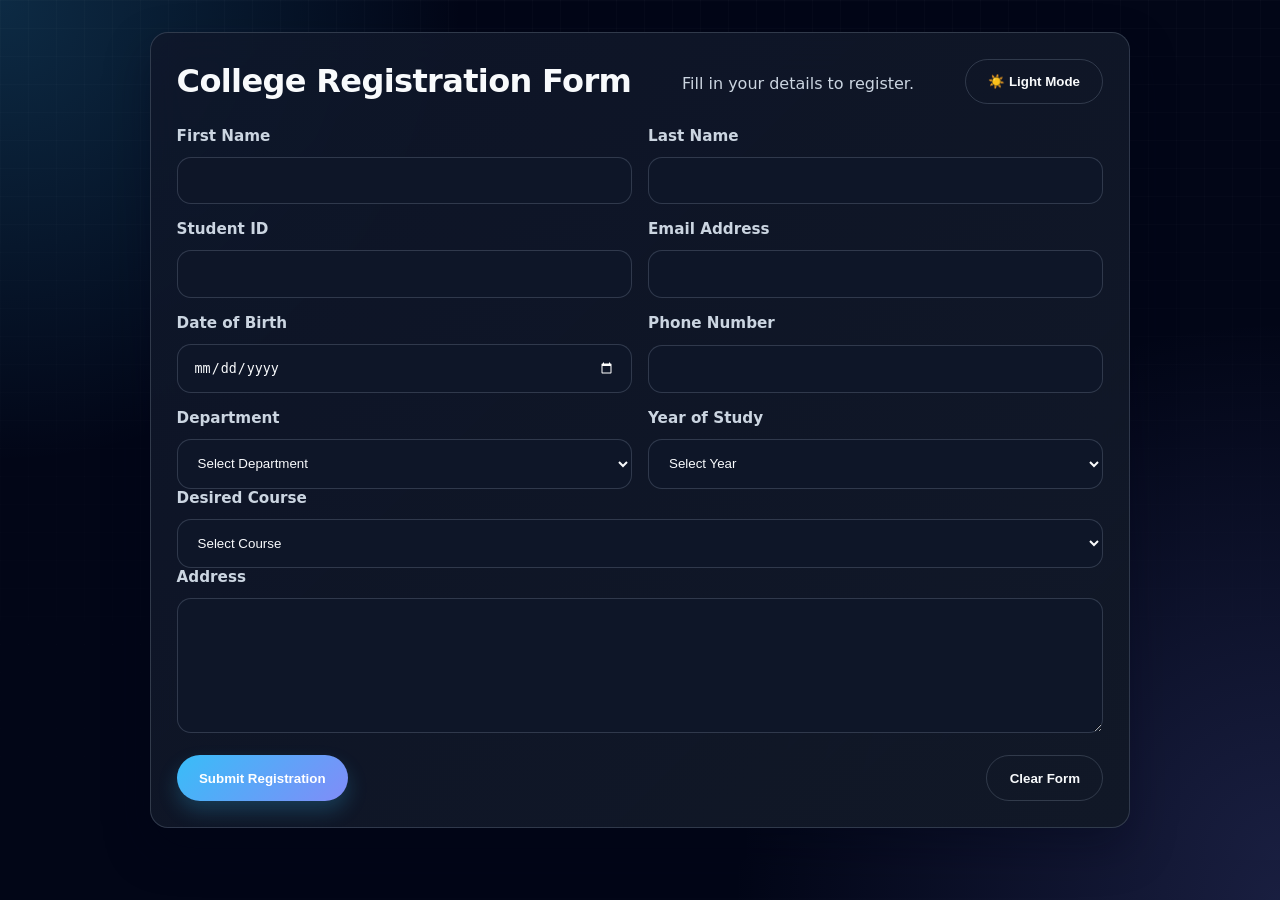
<file: day 4/Day4/index.html>
<!DOCTYPE html>
<html lang="en">
<head>
  <meta charset="UTF-8">
  <meta name="viewport" content="width=device-width, initial-scale=1.0">
  <title>College Registration Form</title>
  <link rel="stylesheet" href="style.css">
</head>
<body>
  <div class="registration-form">
    <div class="form-header">
      <h1>College Registration Form</h1>
      <p>Fill in your details to register.</p>
      <button type="button" id="theme-toggle" class="theme-toggle" aria-pressed="true">🌙 Dark Mode</button>
    </div>

    <form>
      <div class="form-grid">
        <div class="form-group">
          <label for="firstName">First Name</label>
          <input type="text" id="firstName" name="firstName" data-required="true" data-label="First Name" required>
        </div>
        <div class="form-group">
          <label for="lastName">Last Name</label>
          <input type="text" id="lastName" name="lastName" data-required="true" data-label="Last Name" required>
        </div>
        <div class="form-group">
          <label for="studentId">Student ID</label>
          <input type="text" id="studentId" name="studentId" data-required="true" data-label="Student ID" required>
        </div>
        <div class="form-group">
          <label for="email">Email Address</label>
          <input type="email" id="email" name="email" data-required="true" data-label="Email Address" required>
        </div>
        <div class="form-group">
          <label for="dob">Date of Birth</label>
          <input type="date" id="dob" name="dob" data-required="true" data-label="Date of Birth" required>
        </div>
        <div class="form-group">
          <label for="phone">Phone Number</label>
          <input type="tel" id="phone" name="phone" data-required="true" data-label="Phone Number" required>
        </div>
        <div class="form-group">
          <label for="department">Department</label>
          <select id="department" name="department" data-required="true" data-label="Department" required>
            <option value="">Select Department</option>
            <option value="computer-science">Computer Science</option>
            <option value="business">Business Administration</option>
            <option value="engineering">Engineering</option>
            <option value="arts">Arts & Humanities</option>
            <option value="sciences">Sciences</option>
          </select>
        </div>
        <div class="form-group">
          <label for="year">Year of Study</label>
          <select id="year" name="year" data-required="true" data-label="Year of Study" required>
            <option value="">Select Year</option>
            <option value="1">First Year</option>
            <option value="2">Second Year</option>
            <option value="3">Third Year</option>
            <option value="4">Fourth Year</option>
          </select>
        </div>
      </div>

      <div class="form-group full-width">
        <label for="course">Desired Course</label>
        <select id="course" name="course" data-required="true" data-label="Desired Course" required>
          <option value="">Select Course</option>
          <option value="web-development">Web Development</option>
          <option value="data-science">Data Science</option>
          <option value="marketing">Marketing</option>
          <option value="accounting">Accounting</option>
          <option value="design">Graphic Design</option>
        </select>
      </div>
      <div class="form-group full-width">
        <label for="address">Address</label>
        <textarea id="address" name="address" data-required="true" data-label="Address" required></textarea>
      </div>

      <div class="form-footer">
        <button type="submit" class="primary-button">Submit Registration</button>
        <button type="reset" class="secondary-button">Clear Form</button>
      </div>
    </form>
  </div>

  <script src="script.js"></script>
</body>
</html>
</file>
<file: Day1/style.css>
/* Reset & Base Styles */
* {
    margin: 0;
    padding: 0;
    box-sizing: border-box;
    scroll-behavior: smooth;
}

:root {
    --bg-primary: #0b0f19;
    --bg-secondary: #111827;
    --bg-card: #1f2937;
    --text-primary: #f3f4f6;
    --text-secondary: #9ca3af;
    --accent-purple: #8b5cf6;
    --accent-cyan: #06b6d4;
    --glow-purple: rgba(139, 92, 246, 0.15);
    --glow-cyan: rgba(6, 182, 212, 0.15);
    --font-heading: 'Outfit', sans-serif;
    --font-body: 'Inter', sans-serif;
    --transition-smooth: all 0.3s cubic-bezier(0.4, 0, 0.2, 1);
}

body {
    background-color: var(--bg-primary);
    color: var(--text-primary);
    font-family: var(--font-body);
    line-height: 1.6;
    overflow-x: hidden;
}

/* Header & Navigation */
.header {
    position: fixed;
    top: 0;
    left: 0;
    width: 100%;
    background-color: rgba(11, 15, 25, 0.8);
    backdrop-filter: blur(12px);
    border-bottom: 1px solid rgba(255, 255, 255, 0.05);
    z-index: 1000;
    transition: var(--transition-smooth);
}

.header-container {
    max-width: 1200px;
    margin: 0 auto;
    padding: 1.25rem 2rem;
    display: flex;
    justify-content: space-between;
    align-items: center;
}

.logo {
    font-family: var(--font-heading);
    font-size: 1.5rem;
    font-weight: 800;
    color: var(--text-primary);
    text-decoration: none;
    letter-spacing: -0.5px;
}

.logo span {
    color: var(--accent-purple);
}

.nav-list {
    display: flex;
    list-style: none;
    gap: 2rem;
}

.nav-link {
    color: var(--text-secondary);
    text-decoration: none;
    font-weight: 500;
    font-size: 0.95rem;
    transition: var(--transition-smooth);
    padding: 0.25rem 0;
    position: relative;
}

.nav-link::after {
    content: '';
    position: absolute;
    bottom: 0;
    left: 0;
    width: 0;
    height: 2px;
    background-color: var(--accent-purple);
    transition: var(--transition-smooth);
}

.nav-link:hover, .nav-link.active {
    color: var(--text-primary);
}

.nav-link:hover::after, .nav-link.active::after {
    width: 100%;
}

/* Hero Section */
.hero-section {
    position: relative;
    min-height: 100vh;
    display: flex;
    align-items: center;
    padding: 6rem 2rem 4rem;
    background-color: var(--bg-primary);
}

.hero-bg-glow {
    position: absolute;
    top: 20%;
    left: 10%;
    width: 300px;
    height: 300px;
    background: radial-gradient(circle, var(--glow-purple) 0%, transparent 70%);
    z-index: 1;
    pointer-events: none;
}

.hero-container {
    max-width: 1200px;
    margin: 0 auto;
    z-index: 2;
}

.welcome-text {
    color: var(--accent-purple);
    font-family: var(--font-heading);
    font-size: 1.2rem;
    font-weight: 600;
    margin-bottom: 0.5rem;
    letter-spacing: 1px;
}

.hero-name {
    font-family: var(--font-heading);
    font-size: clamp(2.5rem, 6vw, 4.5rem);
    font-weight: 800;
    line-height: 1.1;
    margin-bottom: 1rem;
    background: linear-gradient(135deg, #ffffff 30%, #a78bfa 100%);
    -webkit-background-clip: text;
    -webkit-text-fill-color: transparent;
}

.hero-role {
    font-family: var(--font-heading);
    font-size: clamp(1.2rem, 3vw, 2rem);
    color: var(--accent-cyan);
    font-weight: 600;
    margin-bottom: 1.5rem;
}

.hero-bio {
    max-width: 600px;
    color: var(--text-secondary);
    font-size: 1.1rem;
    margin-bottom: 2.5rem;
}

.hero-actions {
    display: flex;
    gap: 1rem;
}

.btn {
    display: inline-block;
    padding: 0.8rem 1.8rem;
    font-family: var(--font-heading);
    font-weight: 600;
    border-radius: 8px;
    text-decoration: none;
    transition: var(--transition-smooth);
    cursor: pointer;
}

.btn-primary {
    background-color: var(--accent-purple);
    color: #ffffff;
    box-shadow: 0 4px 14px rgba(139, 92, 246, 0.4);
}

.btn-primary:hover {
    transform: translateY(-2px);
    box-shadow: 0 6px 20px rgba(139, 92, 246, 0.6);
}

.btn-secondary {
    background-color: transparent;
    color: var(--text-primary);
    border: 1px solid rgba(255, 255, 255, 0.15);
}

.btn-secondary:hover {
    background-color: rgba(255, 255, 255, 0.05);
    border-color: rgba(255, 255, 255, 0.25);
    transform: translateY(-2px);
}

/* Sections General */
.section-container {
    max-width: 1200px;
    margin: 0 auto;
    padding: 6rem 2rem;
}

.section-header {
    margin-bottom: 3.5rem;
}

.section-title {
    font-family: var(--font-heading);
    font-size: 2.25rem;
    font-weight: 700;
    margin-bottom: 0.5rem;
}

.title-underline {
    width: 60px;
    height: 4px;
    background: linear-gradient(90deg, var(--accent-purple), var(--accent-cyan));
    border-radius: 2px;
}

/* About Section */
.about-section {
    background-color: var(--bg-secondary);
}

.about-content {
    display: grid;
    grid-template-columns: 1fr;
    gap: 3rem;
}

.about-p {
    color: var(--text-secondary);
    font-size: 1.1rem;
    margin-bottom: 1.5rem;
}

.details-grid {
    display: grid;
    grid-template-columns: repeat(auto-fit, minmax(200px, 1fr));
    gap: 1.5rem;
    margin-top: 2rem;
}

.detail-item {
    background-color: rgba(255, 255, 255, 0.02);
    border: 1px solid rgba(255, 255, 255, 0.05);
    padding: 1rem;
    border-radius: 8px;
}

.detail-label {
    display: block;
    color: var(--accent-cyan);
    font-size: 0.85rem;
    font-weight: 600;
    text-transform: uppercase;
    letter-spacing: 0.5px;
    margin-bottom: 0.25rem;
}

.detail-value {
    font-family: var(--font-heading);
    font-size: 1.1rem;
    font-weight: 600;
}

/* Skills Section */
.skills-section {
    background-color: var(--bg-primary);
}

.skills-grid {
    display: grid;
    grid-template-columns: repeat(auto-fit, minmax(250px, 1fr));
    gap: 2rem;
}

.skill-card {
    background-color: var(--bg-card);
    border: 1px solid rgba(255, 255, 255, 0.05);
    border-radius: 12px;
    padding: 2rem;
    transition: var(--transition-smooth);
    position: relative;
    overflow: hidden;
}

.skill-card::before {
    content: '';
    position: absolute;
    top: 0;
    left: 0;
    width: 100%;
    height: 3px;
    background: linear-gradient(90deg, var(--accent-purple), var(--accent-cyan));
    transform: scaleX(0);
    transform-origin: left;
    transition: var(--transition-smooth);
}

.skill-card:hover {
    transform: translateY(-5px);
    box-shadow: 0 10px 30px rgba(0, 0, 0, 0.3);
    border-color: rgba(139, 92, 246, 0.3);
}

.skill-card:hover::before {
    transform: scaleX(1);
}

.skill-icon-wrapper {
    display: inline-flex;
    align-items: center;
    justify-content: center;
    padding: 0.5rem 1rem;
    border-radius: 20px;
    font-family: var(--font-heading);
    font-weight: 700;
    font-size: 0.8rem;
    margin-bottom: 1.5rem;
}

.html-icon {
    background-color: rgba(230, 81, 0, 0.1);
    color: #e65100;
}

.css-icon {
    background-color: rgba(2, 136, 209, 0.1);
    color: #0288d1;
}

.cpp-icon {
    background-color: rgba(0, 89, 156, 0.1);
    color: #00599c;
}

.web-icon {
    background-color: rgba(79, 70, 229, 0.1);
    color: #4f46e5;
}

.skill-name {
    font-family: var(--font-heading);
    font-size: 1.25rem;
    margin-bottom: 0.5rem;
}

.skill-description {
    color: var(--text-secondary);
    font-size: 0.95rem;
}

/* Contact Section */
.contact-section {
    background-color: var(--bg-secondary);
}

.contact-card {
    background-color: var(--bg-card);
    border: 1px solid rgba(255, 255, 255, 0.05);
    border-radius: 16px;
    padding: 3rem;
    text-align: center;
    max-width: 800px;
    margin: 0 auto;
    position: relative;
    overflow: hidden;
}

.contact-card::after {
    content: '';
    position: absolute;
    bottom: -50px;
    right: -50px;
    width: 200px;
    height: 200px;
    background: radial-gradient(circle, var(--glow-cyan) 0%, transparent 70%);
    pointer-events: none;
}

.contact-lead {
    font-size: 1.25rem;
    margin-bottom: 2rem;
    color: var(--text-primary);
}

.contact-info {
    display: flex;
    flex-direction: column;
    gap: 1.25rem;
    align-items: center;
}

.info-item {
    display: flex;
    gap: 1rem;
    font-size: 1.1rem;
}

.info-label {
    color: var(--text-secondary);
    font-weight: 500;
}

.info-value a {
    color: var(--accent-cyan);
    text-decoration: none;
    transition: var(--transition-smooth);
}

.info-value a:hover {
    color: var(--accent-purple);
    text-decoration: underline;
}

/* Footer */
.footer {
    background-color: #080b12;
    border-top: 1px solid rgba(255, 255, 255, 0.05);
    padding: 2rem;
    text-align: center;
}

.footer-container p {
    color: var(--text-secondary);
    font-size: 0.9rem;
}

/* Responsive adjustments */
@media (max-width: 768px) {
    .header-container {
        padding: 1rem;
    }
    .nav-list {
        gap: 1rem;
    }
    .hero-actions {
        flex-direction: column;
        gap: 0.8rem;
    }
    .contact-card {
        padding: 2rem 1.5rem;
    }
}
</file>
<file: Day2/style.css>
/* ===================================
   GOOGLE FONT
=================================== */

@import url('https://fonts.googleapis.com/css2?family=Poppins:wght@300;400;500;600;700&display=swap');

/* ===================================
   RESET
=================================== */

*{
    margin:0;
    padding:0;
    box-sizing:border-box;
    font-family:'Poppins',sans-serif;
}

/* ===================================
   BODY
=================================== */

body{

    min-height:100vh;

    display:flex;

    justify-content:center;

    align-items:center;

    padding:40px;

    background:linear-gradient(-45deg,#4facfe,#00f2fe,#8e44ad,#ff6ec4);

    background-size:400% 400%;

    animation:gradientMove 12s ease infinite;

}

/* ===================================
   CONTAINER
=================================== */

.container{

    width:100%;

    display:flex;

    justify-content:center;

    align-items:center;

}

/* ===================================
   FORM
=================================== */

.register-form{

    width:700px;

    background:rgba(255,255,255,0.15);

    backdrop-filter:blur(18px);

    border:1px solid rgba(255,255,255,.3);

    border-radius:25px;

    padding:40px;

    box-shadow:0 20px 50px rgba(0,0,0,.35);

    animation:fadeIn 1s ease;

}

/* ===================================
   HEADING
=================================== */

.register-form h1{

    text-align:center;

    color:white;

    margin-bottom:8px;

    font-size:35px;

}

.register-form p{

    text-align:center;

    color:#f2f2f2;

    margin-bottom:30px;

}

/* ===================================
   INPUT BOX
=================================== */

.input-box{

    margin-bottom:20px;

}

.input-box label{

    display:block;

    margin-bottom:8px;

    color:white;

    font-weight:500;

}

/* ===================================
   INPUTS
=================================== */

input,
select,
textarea{

    width:100%;

    padding:14px;

    border:none;

    outline:none;

    border-radius:12px;

    background:rgba(255,255,255,.18);

    color:white;

    font-size:15px;

    transition:.4s;

}

/* Placeholder */

input::placeholder,
textarea::placeholder{

    color:#eeeeee;

}

/* Focus */

input:focus,
textarea:focus,
select:focus{

    background:rgba(255,255,255,.28);

    transform:scale(1.02);

    box-shadow:0 0 15px cyan;

}

/* ===================================
   RADIO GROUP
=================================== */

.radio-group{

    display:flex;

    gap:20px;

    flex-wrap:wrap;

}

.radio-group label{

    display:flex;

    align-items:center;

    gap:8px;

    cursor:pointer;

}

/* ===================================
   CHECKBOX GROUP
=================================== */

.checkbox-group{

    display:grid;

    grid-template-columns:repeat(2,1fr);

    gap:10px;

}

.checkbox-group label{

    display:flex;

    align-items:center;

    gap:8px;

    cursor:pointer;

}

/* ===================================
   SMALL INPUTS
=================================== */

input[type="radio"],
input[type="checkbox"]{

    width:auto;

    accent-color:#00ffff;

    transform:scale(1.2);

}

/* ===================================
   TERMS
=================================== */

.terms{

    margin:20px 0;

}

.terms label{

    display:flex;

    align-items:center;

    gap:10px;

    color:white;

}

/* ===================================
   BUTTON
=================================== */

button{

    width:100%;

    padding:15px;

    border:none;

    border-radius:12px;

    cursor:pointer;

    font-size:18px;

    font-weight:bold;

    color:white;

    background:linear-gradient(45deg,#00c6ff,#0072ff);

    transition:.4s;

    position:relative;

    overflow:hidden;

}

/* Shine Effect */

button::before{

    content:"";

    position:absolute;

    left:-120%;

    top:0;

    width:50%;

    height:100%;

    background:rgba(255,255,255,.4);

    transform:skewX(-25deg);

    transition:.8s;

}

button:hover::before{

    left:150%;

}

button:hover{

    transform:translateY(-4px);

    box-shadow:0 12px 25px rgba(0,0,0,.35);

}

button:active{

    transform:scale(.96);

}

/* ===================================
   SCROLLBAR
=================================== */

::-webkit-scrollbar{

    width:10px;

}

::-webkit-scrollbar-thumb{

    background:#00c6ff;

    border-radius:20px;

}

/* ===================================
   KEYFRAMES
=================================== */

@keyframes gradientMove{

0%{

background-position:0% 50%;

}

50%{

background-position:100% 50%;

}

100%{

background-position:0% 50%;

}

}

@keyframes fadeIn{

0%{

opacity:0;

transform:translateY(60px);

}

100%{

opacity:1;

transform:translateY(0);

}

}

@media(max-width:768px){

.register-form{

width:100%;

padding:25px;

}

.checkbox-group{

grid-template-columns:1fr;

}

.radio-group{

flex-direction:column;

gap:10px;

}

.register-form h1{

font-size:28px;

}

}
</file>
<file: Day3/style.css>
/* Reset */
*{
    margin:0;
    padding:0;
    box-sizing:border-box;
}

body{
    font-family:Arial, sans-serif;
    background:#f4f4f4;
    color:#333;
    line-height:1.6;
}

/* Header */
.header{
    background:#222;
    padding:15px 0;
}

.header-container{
    width:90%;
    margin:auto;
    display:flex;
    justify-content:space-between;
    align-items:center;
}

.logo{
    color:white;
    font-size:28px;
    text-decoration:none;
    font-weight:bold;
}

.logo span{
    color:orange;
}

.nav-list{
    display:flex;
    list-style:none;
}

.nav-list li{
    margin-left:20px;
}

.nav-link{
    text-decoration:none;
    color:white;
}

.nav-link:hover{
    color:orange;
}

/* Common Section */
section{
    padding:60px 20px;
}

.section-container{
    width:90%;
    margin:auto;
}

.section-title{
    text-align:center;
    font-size:32px;
    margin-bottom:20px;
}

.title-underline{
    width:80px;
    height:4px;
    background:orange;
    margin:0 auto 40px;
}

/* Hero */
.hero-section{
    text-align:center;
    background:#ffffff;
    padding:100px 20px;
}

.hero-name{
    font-size:45px;
    margin:10px 0;
}

.hero-role{
    color:#555;
    margin-bottom:20px;
}

.hero-bio{
    max-width:700px;
    margin:auto;
}

.hero-actions{
    margin-top:30px;
}

.btn{
    display:inline-block;
    padding:12px 25px;
    text-decoration:none;
    border-radius:5px;
    margin:10px;
}

.btn-primary{
    background:orange;
    color:white;
}

.btn-secondary{
    background:#333;
    color:white;
}

.btn:hover{
    opacity:0.8;
}

/* About */
.about-content{
    text-align:center;
}

.about-p{
    margin-bottom:20px;
}

.details-grid{
    display:flex;
    justify-content:center;
    gap:40px;
    margin-top:20px;
}

/* Skills */
.skills-grid{
    display:flex;
    justify-content:center;
    gap:20px;
    flex-wrap:wrap;
}

.skill-card{
    width:220px;
    background:white;
    padding:20px;
    text-align:center;
    border-radius:10px;
    box-shadow:0 0 10px rgba(0,0,0,0.1);
}

.skill-card:hover{
    transform:translateY(-5px);
}

/* Testimonials */
.testimonials-grid{
    display:flex;
    gap:20px;
    flex-wrap:wrap;
    justify-content:center;
}

.testimonial-card{
    width:300px;
    background:white;
    padding:20px;
    border-radius:10px;
    box-shadow:0 0 10px rgba(0,0,0,0.1);
}

/* Pricing */
.pricing-grid{
    display:flex;
    gap:20px;
    flex-wrap:wrap;
    justify-content:center;
}

.pricing-card{
    width:280px;
    background:white;
    padding:20px;
    border-radius:10px;
    text-align:center;
    box-shadow:0 0 10px rgba(0,0,0,0.1);
}

.pricing-features{
    list-style:none;
    margin:20px 0;
}

.pricing-features li{
    margin:10px 0;
}

/* FAQ */
.faq-item{
    background:white;
    margin-bottom:15px;
    padding:15px;
    border-radius:5px;
}

.faq-question{
    width:100%;
    display:flex;
    justify-content:space-between;
    border:none;
    background:none;
    font-size:18px;
    cursor:pointer;
}

.faq-answer{
    margin-top:10px;
}

/* Social */
.social-links{
    display:flex;
    justify-content:center;
    gap:20px;
    flex-wrap:wrap;
}

.social-link{
    background:white;
    padding:15px 25px;
    text-decoration:none;
    color:#333;
    border-radius:8px;
    box-shadow:0 0 10px rgba(0,0,0,0.1);
}

.social-link:hover{
    background:orange;
    color:white;
}

/* Contact */
.contact-card{
    background:white;
    padding:25px;
    border-radius:10px;
    max-width:600px;
    margin:auto;
    box-shadow:0 0 10px rgba(0,0,0,0.1);
}

.info-item{
    margin:15px 0;
}

/* Footer */
.footer{
    background:#222;
    color:white;
    text-align:center;
    padding:20px;
}

/* Responsive */
@media(max-width:768px){

    .header-container{
        flex-direction:column;
    }

    .nav-list{
        flex-direction:column;
        align-items:center;
        margin-top:15px;
    }

    .nav-list li{
        margin:10px 0;
    }

    .skills-grid,
    .pricing-grid,
    .testimonials-grid,
    .details-grid,
    .social-links{
        flex-direction:column;
        align-items:center;
    }

    .hero-name{
        font-size:35px;
    }
}
</file>
<file: day5/style.css>
:root {
        color-scheme: light;
        --bg: #f4f7fb;
        --surface: #ffffff;
        --surface-2: #eef3ff;
        --text: #10233f;
        --muted: #5d6b86;
        --border: #d5def0;
        --accent: #3b82f6;
        --accent-2: #2563eb;
        --shadow: 0 18px 40px rgba(15, 23, 42, 0.08);
      }

      html[data-theme="dark"] {
        color-scheme: dark;
        --bg: #07111f;
        --surface: #101b2d;
        --surface-2: #18253c;
        --text: #e7edf7;
        --muted: #95a8c8;
        --border: #26364d;
        --accent: #60a5fa;
        --accent-2: #3b82f6;
        --shadow: 0 18px 40px rgba(2, 6, 23, 0.45);
      }

      * { box-sizing: border-box; }
      body {
        margin: 0;
        font-family: Inter, "Segoe UI", Roboto, Arial, sans-serif;
        background: linear-gradient(135deg, var(--bg), var(--surface-2));
        color: var(--text);
        transition: background 0.25s ease, color 0.25s ease;
      }

      a { color: inherit; text-decoration: none; }

      .container {
        max-width: 1200px;
        margin: 0 auto;
        padding: 1rem;
      }

      .navbar {
        position: sticky;
        top: 0;
        z-index: 50;
        backdrop-filter: blur(14px);
        background: color-mix(in srgb, var(--surface) 92%, transparent);
        border-bottom: 1px solid var(--border);
      }

      .nav-inner {
        max-width: 1200px;
        margin: 0 auto;
        padding: 0.9rem 1rem;
        display: flex;
        justify-content: space-between;
        align-items: center;
        gap: 1rem;
      }

      .brand { display: flex; align-items: center; gap: 0.75rem; font-weight: 700; }
      .brand-badge {
        width: 2.4rem; height: 2.4rem; border-radius: 0.8rem;
        background: linear-gradient(135deg, var(--accent), var(--accent-2));
        color: white; display: grid; place-items: center; font-size: 1.05rem;
      }

      .theme-btn, .chip {
        border: 1px solid var(--border);
        background: var(--surface);
        color: var(--text);
        padding: 0.7rem 0.9rem;
        border-radius: 999px;
        cursor: pointer;
        box-shadow: var(--shadow);
      }

      .hero {
        padding: 2rem 0 1rem;
        display: grid;
        gap: 1rem;
      }

      .hero-card, .controls, .student-card {
        background: var(--surface);
        border: 1px solid var(--border);
        border-radius: 1.15rem;
        box-shadow: var(--shadow);
      }

      .hero-card { padding: 1.1rem; }
      .hero-card h1 { margin: 0 0 0.35rem; font-size: clamp(1.4rem, 2.2rem, 2rem); }
      .hero-card p { margin: 0; color: var(--muted); line-height: 1.6; }

      .controls {
        padding: 1rem;
        display: grid;
        gap: 0.8rem;
      }

      .search-row {
        display: grid;
        grid-template-columns: 1fr auto;
        gap: 0.7rem;
      }

      .search-input, .filter-select {
        width: 100%;
        border: 1px solid var(--border);
        background: var(--surface);
        color: var(--text);
        padding: 0.8rem 0.95rem;
        border-radius: 0.9rem;
      }

      .stats {
        display: flex;
        flex-wrap: wrap;
        gap: 0.65rem;
      }

      .chip { padding: 0.5rem 0.8rem; font-size: 0.95rem; }

      .student-grid {
        display: grid;
        grid-template-columns: 1fr;
        gap: 1rem;
        padding: 1rem 0 2rem;
      }

      .student-card { padding: 1rem; }
      .card-top {
        display: flex;
        justify-content: space-between;
        align-items: center;
        gap: 0.7rem;
      }

      .student-name { font-size: 1.05rem; font-weight: 700; }
      .badge { display: inline-block; font-size: 0.8rem; padding: 0.3rem 0.55rem; border-radius: 999px; background: var(--surface-2); color: var(--accent-2); }
      .meta { color: var(--muted); font-size: 0.95rem; margin-top: 0.4rem; }
      .summary { margin-top: 0.9rem; display: grid; gap: 0.45rem; }
      .summary-item { display: flex; justify-content: space-between; gap: 1rem; color: var(--muted); font-size: 0.95rem; }
      .details { margin-top: 0.9rem; padding-top: 0.8rem; border-top: 1px solid var(--border); display: grid; gap: 0.6rem; }
      .details-grid { display: grid; grid-template-columns: 1fr 1fr; gap: 0.6rem; }
      .details .label { color: var(--muted); font-size: 0.85rem; }
      .details .value { font-weight: 600; }
      .actions { display: flex; justify-content: flex-end; margin-top: 0.8rem; }
      .toggle-btn { border: 0; background: var(--accent); color: white; padding: 0.65rem 0.8rem; border-radius: 0.8rem; cursor: pointer; }
      .empty { text-align: center; color: var(--muted); padding: 2rem; border: 1px dashed var(--border); border-radius: 1rem; background: var(--surface); }

      @media (min-width: 700px) {
        .student-grid { grid-template-columns: repeat(2, minmax(0, 1fr)); }
        .controls { grid-template-columns: 1fr auto; align-items: end; }
        .search-row { grid-template-columns: 1.4fr 0.8fr; }
      }

      @media (min-width: 980px) {
        .student-grid { grid-template-columns: repeat(3, minmax(0, 1fr)); }
        .hero { grid-template-columns: 1.2fr 0.8fr; align-items: center; }
      }



    <script src="script.js"></script>

  </body>
</html>
</file>
<file: day 4/Day4/style.css>
:root {
  --bg: #020617;
  --surface: rgba(15, 23, 42, 0.86);
  --surface-2: #111827;
  --text: #f8fafc;
  --muted: #cbd5e1;
  --accent: #38bdf8;
  --accent-2: #818cf8;
  --border: rgba(148, 163, 184, 0.25);
  --input-bg: rgba(15, 23, 42, 0.9);
  --shadow: 0 20px 45px rgba(2, 6, 23, 0.35);
  --radius: 18px;
}

:root[data-theme='light'] {
  --bg: #f8fafc;
  --surface: #ffffff;
  --surface-2: #e2e8f0;
  --text: #0f172a;
  --muted: #475569;
  --accent: #2563eb;
  --accent-2: #7c3aed;
  --border: rgba(15, 23, 42, 0.12);
  --input-bg: #ffffff;
  --shadow: 0 20px 45px rgba(15, 23, 42, 0.12);
}

* {
  box-sizing: border-box;
}

html {
  scroll-behavior: smooth;
}

html,
body {
  min-height: 100%;
  margin: 0;
  font-family: Inter, system-ui, -apple-system, BlinkMacSystemFont, 'Segoe UI', sans-serif;
  background: radial-gradient(circle at top left, rgba(56, 189, 248, 0.2), transparent 30%), radial-gradient(circle at bottom right, rgba(129, 140, 248, 0.18), transparent 35%), var(--bg);
  color: var(--text);
  transition: background-color 0.3s ease, color 0.3s ease;
}

body {
  padding: 2rem 1rem;
}

body::before {
  content: '';
  position: fixed;
  inset: 0;
  pointer-events: none;
  background-image: linear-gradient(rgba(255,255,255,0.03) 1px, transparent 1px), linear-gradient(90deg, rgba(255,255,255,0.03) 1px, transparent 1px);
  background-size: 28px 28px;
  mask-image: linear-gradient(to bottom, rgba(0,0,0,0.6), transparent);
}

::-webkit-scrollbar {
  width: 12px;
}

::-webkit-scrollbar-track {
  background: rgba(15, 23, 42, 0.3);
}

::-webkit-scrollbar-thumb {
  background: linear-gradient(180deg, var(--accent), var(--accent-2));
  border-radius: 999px;
  border: 2px solid transparent;
  background-clip: padding-box;
}

::-webkit-scrollbar-thumb:hover {
  background: linear-gradient(180deg, #5eead4, var(--accent));
}

.registration-form {
  max-width: 980px;
  margin: 0 auto;
  padding: 1.6rem;
  background: linear-gradient(135deg, var(--surface), var(--surface-2));
  border: 1px solid var(--border);
  border-radius: var(--radius);
  box-shadow: var(--shadow);
  backdrop-filter: blur(20px);
  position: relative;
  overflow: hidden;
}

.registration-form::before {
  content: '';
  position: absolute;
  inset: -2px;
  background: linear-gradient(120deg, transparent, rgba(56, 189, 248, 0.18), transparent);
  transform: translateX(-100%);
  transition: transform 0.7s ease;
  pointer-events: none;
}

.registration-form:hover::before {
  transform: translateX(100%);
}

.form-header {
  display: flex;
  flex-wrap: wrap;
  justify-content: space-between;
  align-items: center;
  gap: 1rem;
  margin-bottom: 1.4rem;
}

.form-header h1 {
  margin: 0;
  font-size: 2rem;
  letter-spacing: -0.02em;
}

.form-header p {
  margin: 0.2rem 0 0;
  color: var(--muted);
}

.form-grid {
  display: grid;
  gap: 1rem;
  grid-template-columns: repeat(2, minmax(0, 1fr));
}

.full-width {
  grid-column: 1 / -1;
}

.form-column,
.form-group {
  display: grid;
  gap: 0.75rem;
}

.form-group label {
  color: var(--muted);
  font-size: 0.95rem;
  font-weight: 600;
}

.form-group input,
.form-group select,
.form-group textarea {
  width: 100%;
  padding: 0.95rem 1rem;
  border: 1px solid var(--border);
  border-radius: 14px;
  background: var(--input-bg);
  color: var(--text);
  transition: border-color 0.2s ease, transform 0.2s ease, box-shadow 0.2s ease;
}

.form-group input:hover,
.form-group select:hover,
.form-group textarea:hover {
  border-color: rgba(56, 189, 248, 0.55);
  box-shadow: 0 6px 18px rgba(56, 189, 248, 0.08);
}

.form-group input:focus,
.form-group select:focus,
.form-group textarea:focus {
  outline: none;
  border-color: var(--accent);
  box-shadow: 0 0 0 3px rgba(56, 189, 248, 0.2), 0 10px 24px rgba(56, 189, 248, 0.16);
  transform: translateY(-1px);
}

::placeholder {
  color: rgba(148, 163, 184, 0.85);
}

.form-group textarea {
  min-height: 135px;
  resize: vertical;
}

.form-footer {
  display: flex;
  flex-wrap: wrap;
  justify-content: space-between;
  gap: 1rem;
  margin-top: 1.4rem;
}

.primary-button,
.secondary-button,
.theme-toggle {
  border: none;
  border-radius: 999px;
  padding: 0.9rem 1.4rem;
  cursor: pointer;
  font-weight: 600;
  transition: transform 0.2s ease, box-shadow 0.2s ease, background-color 0.2s ease;
}

.primary-button:hover,
.secondary-button:hover,
.theme-toggle:hover {
  transform: translateY(-2px) scale(1.01);
  box-shadow: 0 10px 22px rgba(56, 189, 248, 0.14);
}

.primary-button {
  background: linear-gradient(135deg, var(--accent), var(--accent-2));
  color: #fff;
  box-shadow: 0 10px 20px rgba(56, 189, 248, 0.22);
}

.secondary-button,
.theme-toggle {
  background: transparent;
  color: var(--text);
  border: 1px solid var(--border);
}

.input-warning {
  border-color: #f43f5e !important;
  box-shadow: 0 0 0 3px rgba(244, 63, 94, 0.18);
}

@media (max-width: 820px) {
  .form-grid {
    grid-template-columns: 1fr;
  }
}

@media (max-width: 620px) {
  body {
    padding: 0.8rem;
  }

  .registration-form {
    margin: 0;
    padding: 1rem;
  }

  .form-footer {
    flex-direction: column;
    align-items: stretch;
  }

  .primary-button,
  .secondary-button,
  .theme-toggle {
    width: 100%;
  }
}
</file>
